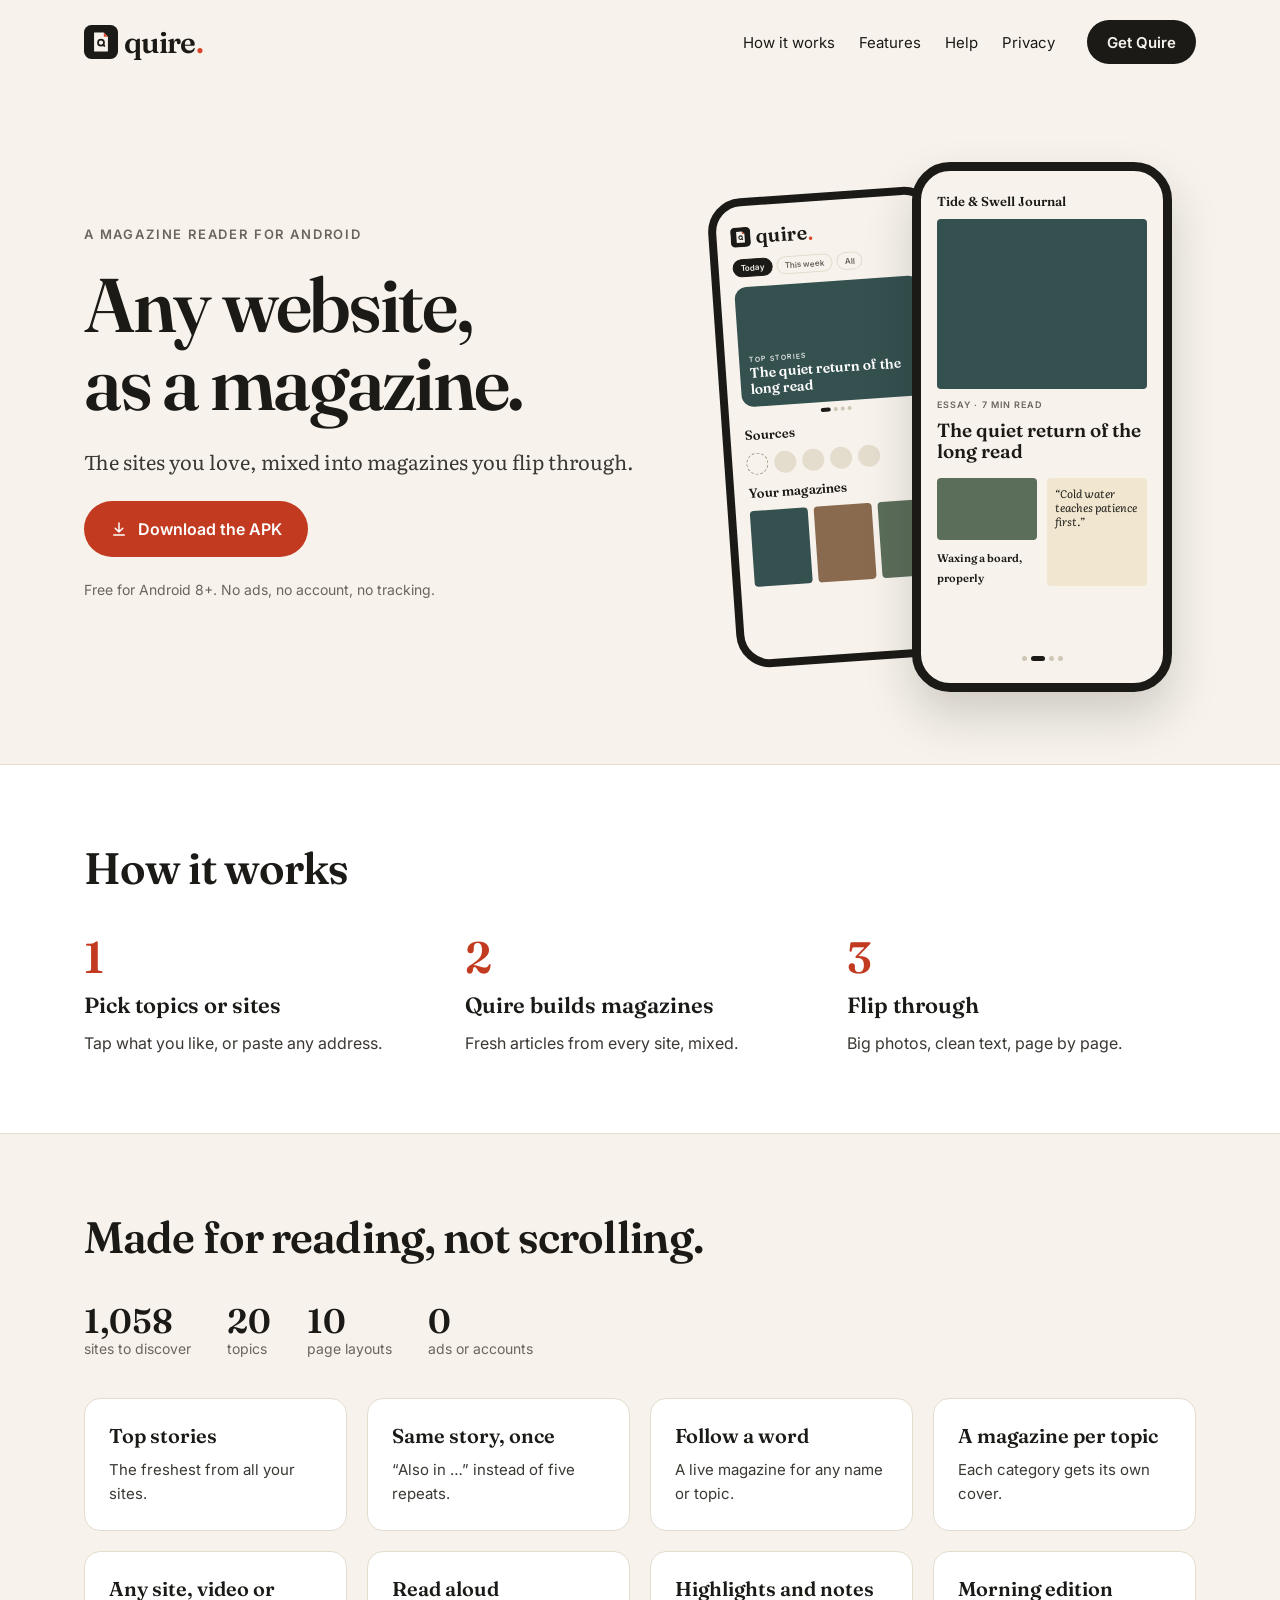
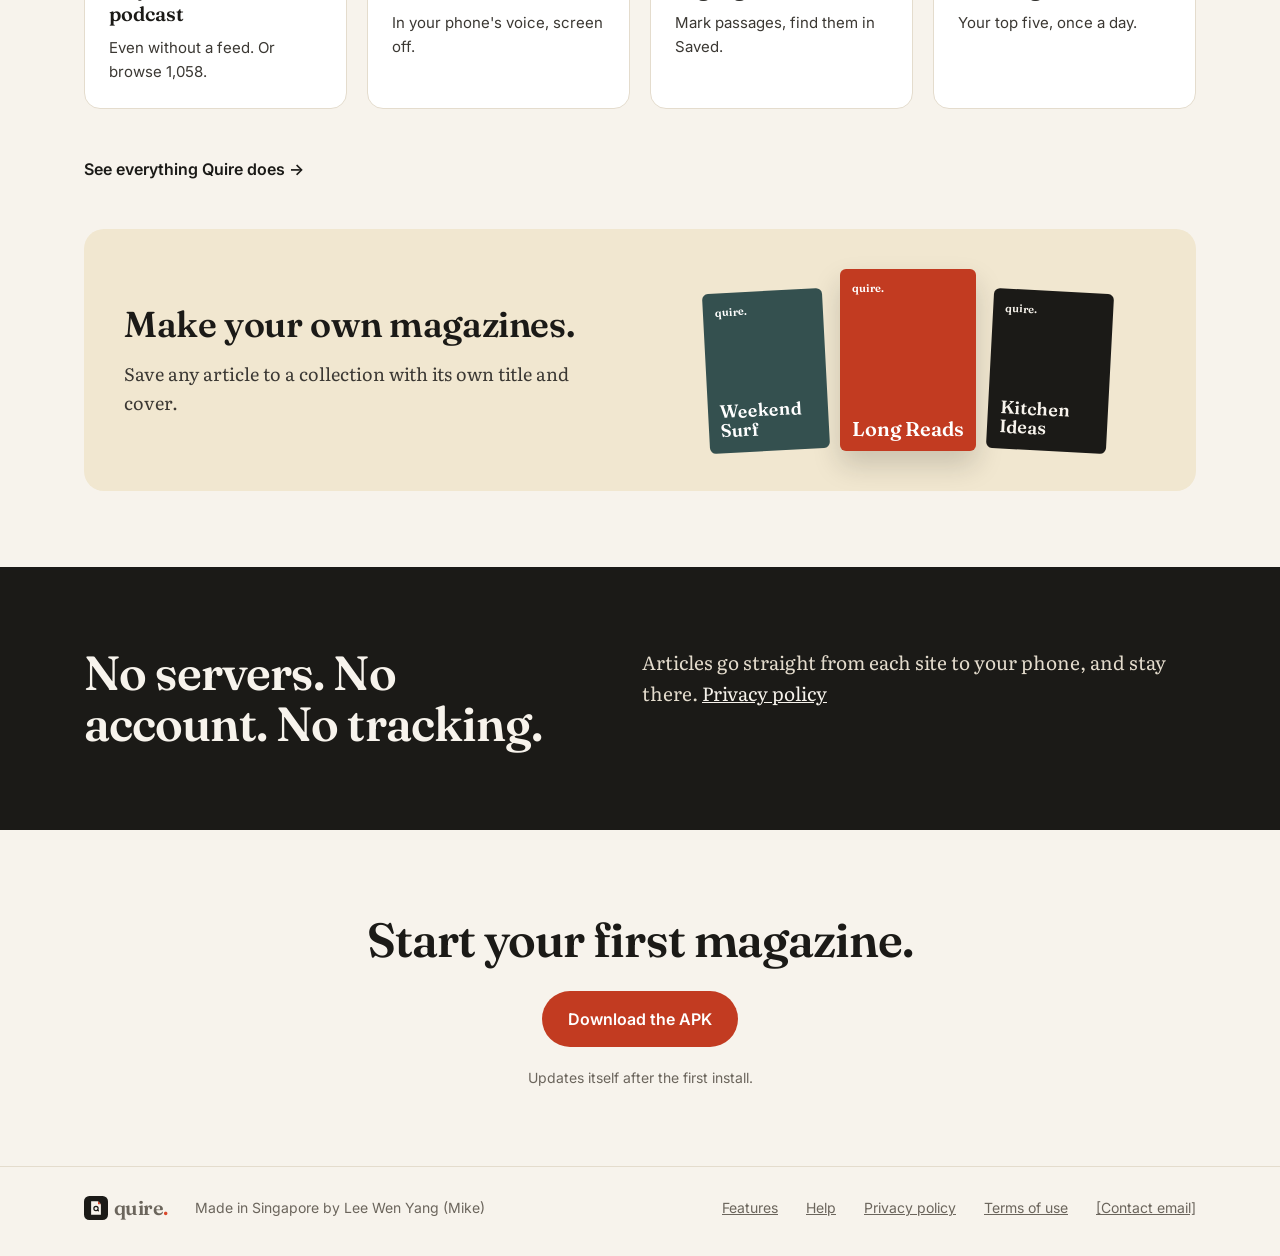
<file: index.html>
<!doctype html>
<html lang="en">
<head>
<meta charset="utf-8">
<meta name="viewport" content="width=device-width, initial-scale=1">
<title>Quire — any website, as a magazine</title>
<meta name="description" content="Quire turns the sites you love into personal magazines you flip through. Top stories, a magazine for every topic, and 1,058 hand-checked sites to start from. Free for Android. No ads, no account, no tracking.">
<meta property="og:title" content="Quire — any website, as a magazine">
<meta property="og:description" content="Pick the topics you like or paste any site. Quire mixes the newest articles into magazines you flip through.">
<meta name="theme-color" content="#F7F3EC">
<link rel="icon" href="favicon.svg" type="image/svg+xml">
<link rel="preconnect" href="https://fonts.googleapis.com">
<link rel="preconnect" href="https://fonts.gstatic.com" crossorigin>
<link rel="stylesheet" href="https://fonts.googleapis.com/css2?family=Fraunces:opsz,wght@9..144,600&family=Literata:ital,opsz,wght@0,7..72,400;1,7..72,400&family=Inter:wght@400;500;600&display=swap">
<link rel="stylesheet" href="style.css">
</head>
<body>

<header class="wrap top">
  <a class="logo" href="./"><svg aria-hidden="true" width="34" height="34" viewBox="0 0 108 108"><rect width="108" height="108" rx="24" fill="#1B1A17"/><path d="M32 24 H63 L76 37 V84 H32 Z" fill="#F7F3EC"/><path d="M63 24 V37 H76 Z" fill="#D9472B"/><circle cx="54" cy="56" r="9.5" fill="none" stroke="#1B1A17" stroke-width="5.5"/><path d="M60.9 62.9 L64.5 66.5" stroke="#1B1A17" stroke-width="6" stroke-linecap="round"/></svg><span>quire<span class="dot">.</span></span></a>
  <nav aria-label="Main">
    <a href="./#how">How it works</a>
    <a href="features.html">Features</a>
    <a href="help.html">Help</a>
    <a href="privacy.html">Privacy</a>
  </nav>
  <a class="btn btn-sm btn-ink get" href="./#get">Get Quire</a>
  <button class="menu-btn" type="button" aria-label="Menu" aria-expanded="false" aria-controls="drawer"><svg aria-hidden="true" width="24" height="24" viewBox="0 0 24 24" fill="none" stroke="currentColor" stroke-width="2" stroke-linecap="round"><path d="M4 7h16M4 12h16M4 17h16"/></svg></button>
</header>
<div class="scrim"></div>
<aside class="drawer" id="drawer" aria-label="Menu">
  <div class="drawer-head">
    <a class="logo" href="./"><svg aria-hidden="true" width="28" height="28" viewBox="0 0 108 108"><rect width="108" height="108" rx="24" fill="#1B1A17"/><path d="M32 24 H63 L76 37 V84 H32 Z" fill="#F7F3EC"/><path d="M63 24 V37 H76 Z" fill="#D9472B"/><circle cx="54" cy="56" r="9.5" fill="none" stroke="#1B1A17" stroke-width="5.5"/><path d="M60.9 62.9 L64.5 66.5" stroke="#1B1A17" stroke-width="6" stroke-linecap="round"/></svg><span>quire<span class="dot">.</span></span></a>
    <button type="button" aria-label="Close menu"><svg aria-hidden="true" width="24" height="24" viewBox="0 0 24 24" fill="none" stroke="currentColor" stroke-width="2" stroke-linecap="round"><path d="M6 6l12 12M18 6L6 18"/></svg></button>
  </div>
  <nav aria-label="Menu">
    <a href="./#how">How it works</a>
    <a href="features.html">Features</a>
    <a href="help.html">Help</a>
    <a href="privacy.html">Privacy</a>
  </nav>
  <a class="btn btn-accent" href="https://github.com/aadvark/Quire-site/releases/latest/download/quire.apk">Download the APK</a>
  <span class="small">Free for Android 8+</span>
</aside>
<div class="scrim"></div>
<aside class="drawer" id="drawer" aria-label="Menu">
  <div class="drawer-head">
    <a class="logo" href="./"><svg aria-hidden="true" width="28" height="28" viewBox="0 0 108 108"><rect width="108" height="108" rx="24" fill="#1B1A17"/><path d="M32 24 H63 L76 37 V84 H32 Z" fill="#F7F3EC"/><path d="M63 24 V37 H76 Z" fill="#D9472B"/><circle cx="54" cy="56" r="9.5" fill="none" stroke="#1B1A17" stroke-width="5.5"/><path d="M60.9 62.9 L64.5 66.5" stroke="#1B1A17" stroke-width="6" stroke-linecap="round"/></svg><span>quire<span class="dot">.</span></span></a>
    <button type="button" aria-label="Close menu"><svg aria-hidden="true" width="24" height="24" viewBox="0 0 24 24" fill="none" stroke="currentColor" stroke-width="2" stroke-linecap="round"><path d="M6 6l12 12M18 6L6 18"/></svg></button>
  </div>
  <nav aria-label="Menu">
    <a href="./#how">How it works</a>
    <a href="features.html">Features</a>
    <a href="help.html">Help</a>
    <a href="privacy.html">Privacy</a>
  </nav>
  <a class="btn btn-accent" href="https://github.com/aadvark/Quire-site/releases/latest/download/quire.apk">Download the APK</a>
  <span class="small">Free for Android 8+</span>
</aside>
<div class="scrim"></div>
<aside class="drawer" id="drawer" aria-label="Menu">
  <div class="drawer-head">
    <a class="logo" href="./"><svg aria-hidden="true" width="28" height="28" viewBox="0 0 108 108"><rect width="108" height="108" rx="24" fill="#1B1A17"/><path d="M32 24 H63 L76 37 V84 H32 Z" fill="#F7F3EC"/><path d="M63 24 V37 H76 Z" fill="#D9472B"/><circle cx="54" cy="56" r="9.5" fill="none" stroke="#1B1A17" stroke-width="5.5"/><path d="M60.9 62.9 L64.5 66.5" stroke="#1B1A17" stroke-width="6" stroke-linecap="round"/></svg><span>quire<span class="dot">.</span></span></a>
    <button type="button" aria-label="Close menu"><svg aria-hidden="true" width="24" height="24" viewBox="0 0 24 24" fill="none" stroke="currentColor" stroke-width="2" stroke-linecap="round"><path d="M6 6l12 12M18 6L6 18"/></svg></button>
  </div>
  <nav aria-label="Menu">
    <a href="./#how">How it works</a>
    <a href="features.html">Features</a>
    <a href="help.html">Help</a>
    <a href="privacy.html">Privacy</a>
  </nav>
  <a class="btn btn-accent" href="https://github.com/aadvark/Quire-site/releases/latest/download/quire.apk">Download the APK</a>
  <span class="small">Free for Android 8+</span>
</aside>

<main>
  <section class="wrap hero">
    <div class="hero-text">
      <span class="kicker">A MAGAZINE READER FOR ANDROID</span>
      <h1>Any website,<br>as a magazine.</h1>
      <p class="lede">The sites you love, mixed into magazines you flip through.</p>
      <div class="btns" id="get">
        <a class="btn btn-accent" href="https://github.com/aadvark/Quire-site/releases/latest/download/quire.apk">
          <svg aria-hidden="true" width="18" height="18" viewBox="0 0 24 24" fill="none" stroke="currentColor" stroke-width="2" stroke-linecap="round" stroke-linejoin="round"><path d="M12 4v12M7 11l5 5 5-5M5 20h14"/></svg>
          Download the APK
        </a>
      </div>
      <span class="small">Free for Android 8+. No ads, no account, no tracking.</span>
    </div>

    <div class="phones" aria-hidden="true">
      <div class="phone phone-back">
        <span class="p-head"><svg width="20" height="20" viewBox="0 0 108 108"><rect width="108" height="108" rx="24" fill="#1B1A17"/><path d="M32 24 H63 L76 37 V84 H32 Z" fill="#F7F3EC"/><path d="M63 24 V37 H76 Z" fill="#D9472B"/><circle cx="54" cy="56" r="9.5" fill="none" stroke="#1B1A17" stroke-width="5.5"/><path d="M60.9 62.9 L64.5 66.5" stroke="#1B1A17" stroke-width="6" stroke-linecap="round"/></svg><span class="p-logo">quire<span class="dot">.</span></span></span>
        <div class="p-chips"><span class="on">Today</span><span>This week</span><span>All</span></div>
        <div class="p-cover"><span><small>TOP STORIES</small>The quiet return of the long read</span></div>
        <div class="p-cover-dots"><span class="on"></span><span></span><span></span><span></span></div>
        <span class="p-label">Sources</span>
        <div class="p-srcs"><span></span><span></span><span></span><span></span><span></span></div>
        <span class="p-label">Your magazines</span>
        <div class="p-mags">
          <span style="background: var(--teal)"></span>
          <span style="background: var(--clay)"></span>
          <span style="background: var(--moss)"></span>
        </div>
      </div>
      <div class="phone phone-front">
        <span class="p-label">Tide &amp; Swell Journal</span>
        <div class="p-hero"></div>
        <span class="p-kick">ESSAY · 7 MIN READ</span>
        <span class="p-title">The quiet return of the long read</span>
        <div class="p-tiles">
          <div><div class="p-tile-img"></div><span class="p-tile-t">Waxing a board, properly</span></div>
          <div class="p-quote">“Cold water teaches patience first.”</div>
        </div>
        <div class="p-dots"><span></span><span class="on"></span><span></span><span></span></div>
      </div>
    </div>
  </section>

  <section class="band" id="how">
    <div class="wrap section">
      <h2>How it works</h2>
      <div class="steps">
        <div class="step"><span class="n">1</span><h3>Pick topics or sites</h3><p>Tap what you like, or paste any address.</p></div>
        <div class="step"><span class="n">2</span><h3>Quire builds magazines</h3><p>Fresh articles from every site, mixed.</p></div>
        <div class="step"><span class="n">3</span><h3>Flip through</h3><p>Big photos, clean text, page by page.</p></div>
      </div>
    </div>
  </section>

  <section class="wrap section" id="features">
    <h2>Made for reading, not scrolling.</h2>
    <div class="stats">
      <div class="stat"><b>1,058</b><span>sites to discover</span></div>
      <div class="stat"><b>20</b><span>topics</span></div>
      <div class="stat"><b>10</b><span>page layouts</span></div>
      <div class="stat"><b>0</b><span>ads or accounts</span></div>
    </div>

    <div class="grid">
      <div class="card"><h3>Top stories</h3><p>The freshest from all your sites.</p></div>
      <div class="card"><h3>Same story, once</h3><p>“Also in …” instead of five repeats.</p></div>
      <div class="card"><h3>Follow a word</h3><p>A live magazine for any name or topic.</p></div>
      <div class="card"><h3>A magazine per topic</h3><p>Each category gets its own cover.</p></div>
      <div class="card"><h3>Any site, video or podcast</h3><p>Even without a feed. Or browse 1,058.</p></div>
      <div class="card"><h3>Read aloud</h3><p>In your phone's voice, screen off.</p></div>
      <div class="card"><h3>Highlights and notes</h3><p>Mark passages, find them in Saved.</p></div>
      <div class="card"><h3>Morning edition</h3><p>Your top five, once a day.</p></div>
    </div>
    <a class="more" href="features.html">See everything Quire does</a>

    <div class="mags">
      <div class="mags-text">
        <h3>Make your own magazines.</h3>
        <p>Save any article to a collection with its own title and cover.</p>
      </div>
      <div class="covers" aria-hidden="true">
        <div class="cover" style="background: var(--teal); transform: rotate(-3deg)"><small>quire.</small><b>Weekend Surf</b></div>
        <div class="cover mid" style="background: var(--accent)"><small>quire.</small><b>Long Reads</b></div>
        <div class="cover" style="background: var(--ink); color: var(--paper); transform: rotate(3deg)"><small>quire.</small><b>Kitchen Ideas</b></div>
      </div>
    </div>
  </section>

  <section class="dark" id="privacy">
    <div class="wrap privacy">
      <h2>No servers. No account. No tracking.</h2>
      <p>Articles go straight from each site to your phone, and stay there. <a href="privacy.html" style="color: var(--paper)">Privacy policy</a></p>
    </div>
  </section>

  <section class="wrap cta">
    <h2>Start your first magazine.</h2>
    <div class="btns">
      <a class="btn btn-accent" href="https://github.com/aadvark/Quire-site/releases/latest/download/quire.apk">Download the APK</a>
    </div>
    <span class="small">Updates itself after the first install.</span>
  </section>
</main>

<footer>
  <div class="wrap foot">
    <span class="logo"><svg aria-hidden="true" width="24" height="24" viewBox="0 0 108 108"><rect width="108" height="108" rx="24" fill="#1B1A17"/><path d="M32 24 H63 L76 37 V84 H32 Z" fill="#F7F3EC"/><path d="M63 24 V37 H76 Z" fill="#D9472B"/><circle cx="54" cy="56" r="9.5" fill="none" stroke="#1B1A17" stroke-width="5.5"/><path d="M60.9 62.9 L64.5 66.5" stroke="#1B1A17" stroke-width="6" stroke-linecap="round"/></svg><span>quire<span class="dot">.</span></span></span>
    <span class="by">Made in Singapore by Lee Wen Yang (Mike)</span>
    <a href="features.html">Features</a>
    <a href="help.html">Help</a>
    <a href="privacy.html">Privacy policy</a>
    <a href="#">Terms of use</a>
    <a href="#">[Contact email]</a>
  </div>
</footer>
<script src="site.js"></script>
<script src="site.js"></script>
<script src="site.js"></script>

</body>
</html>
</file>
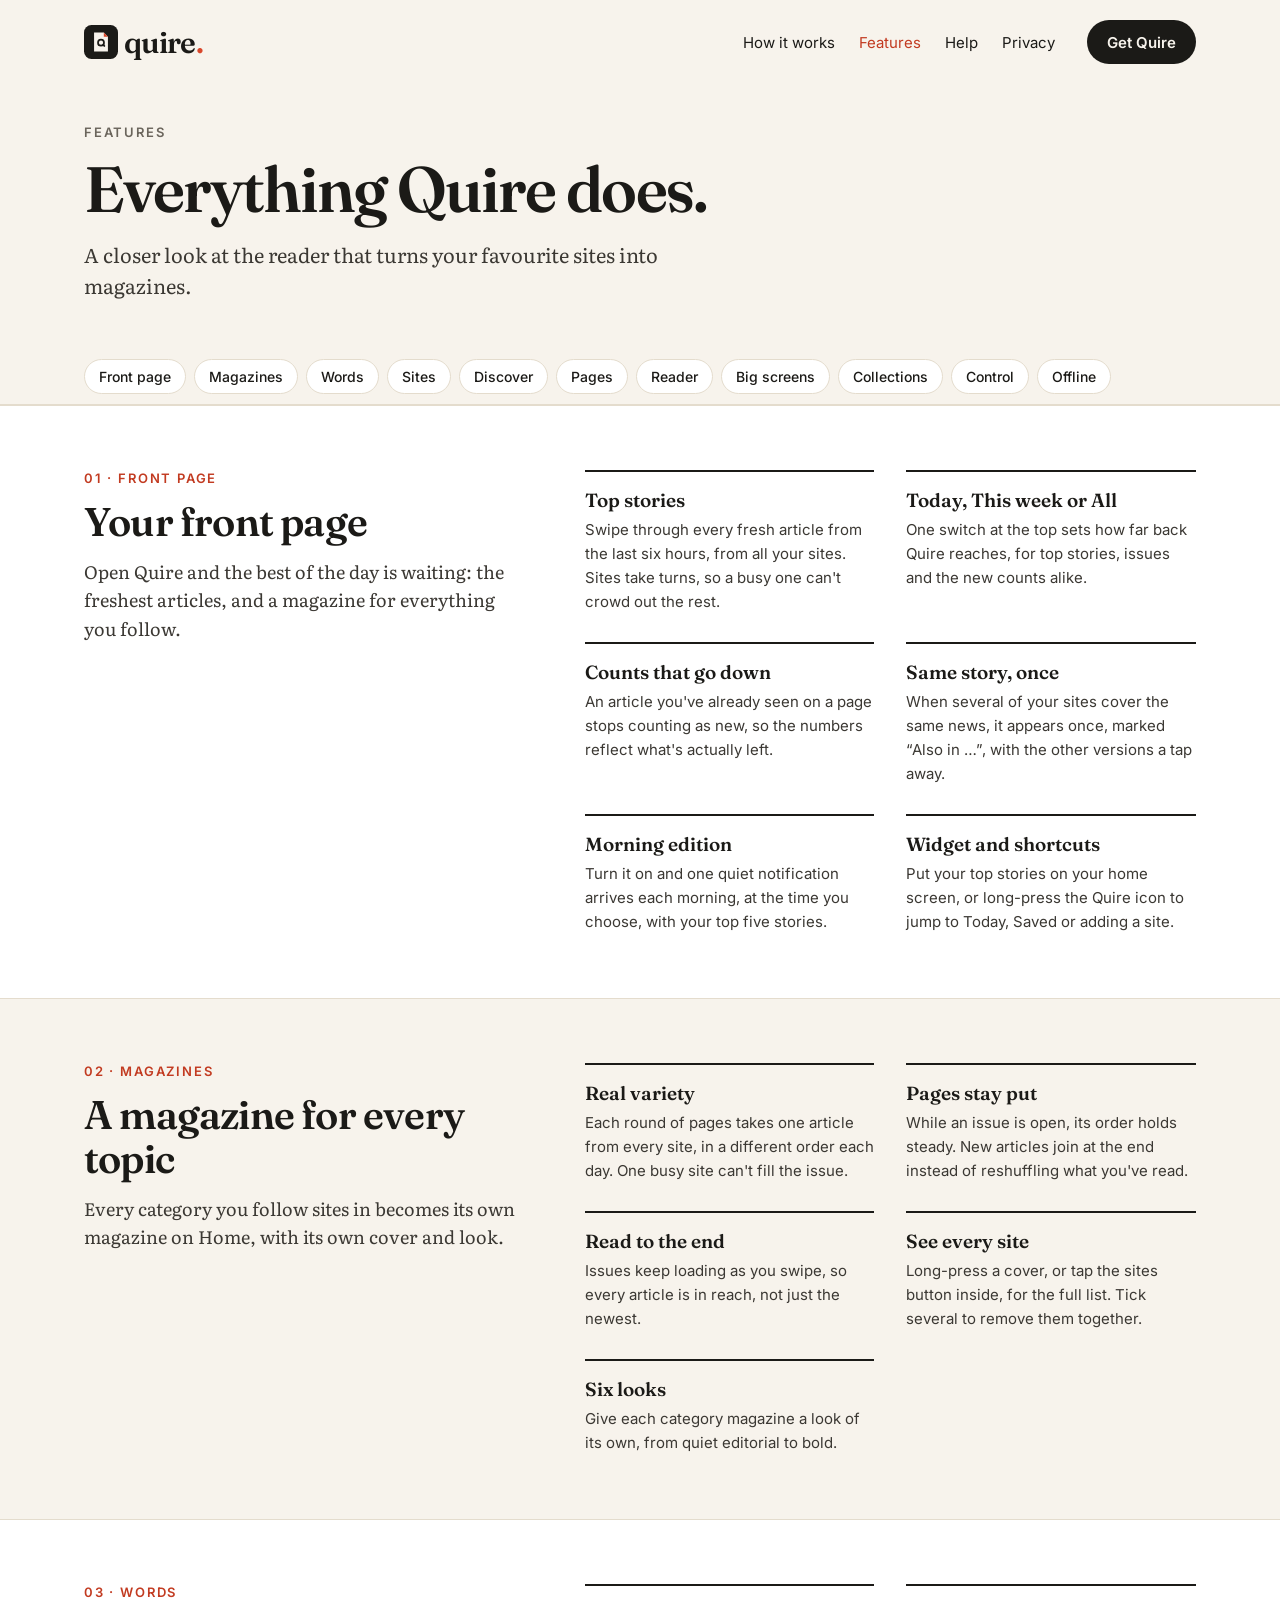
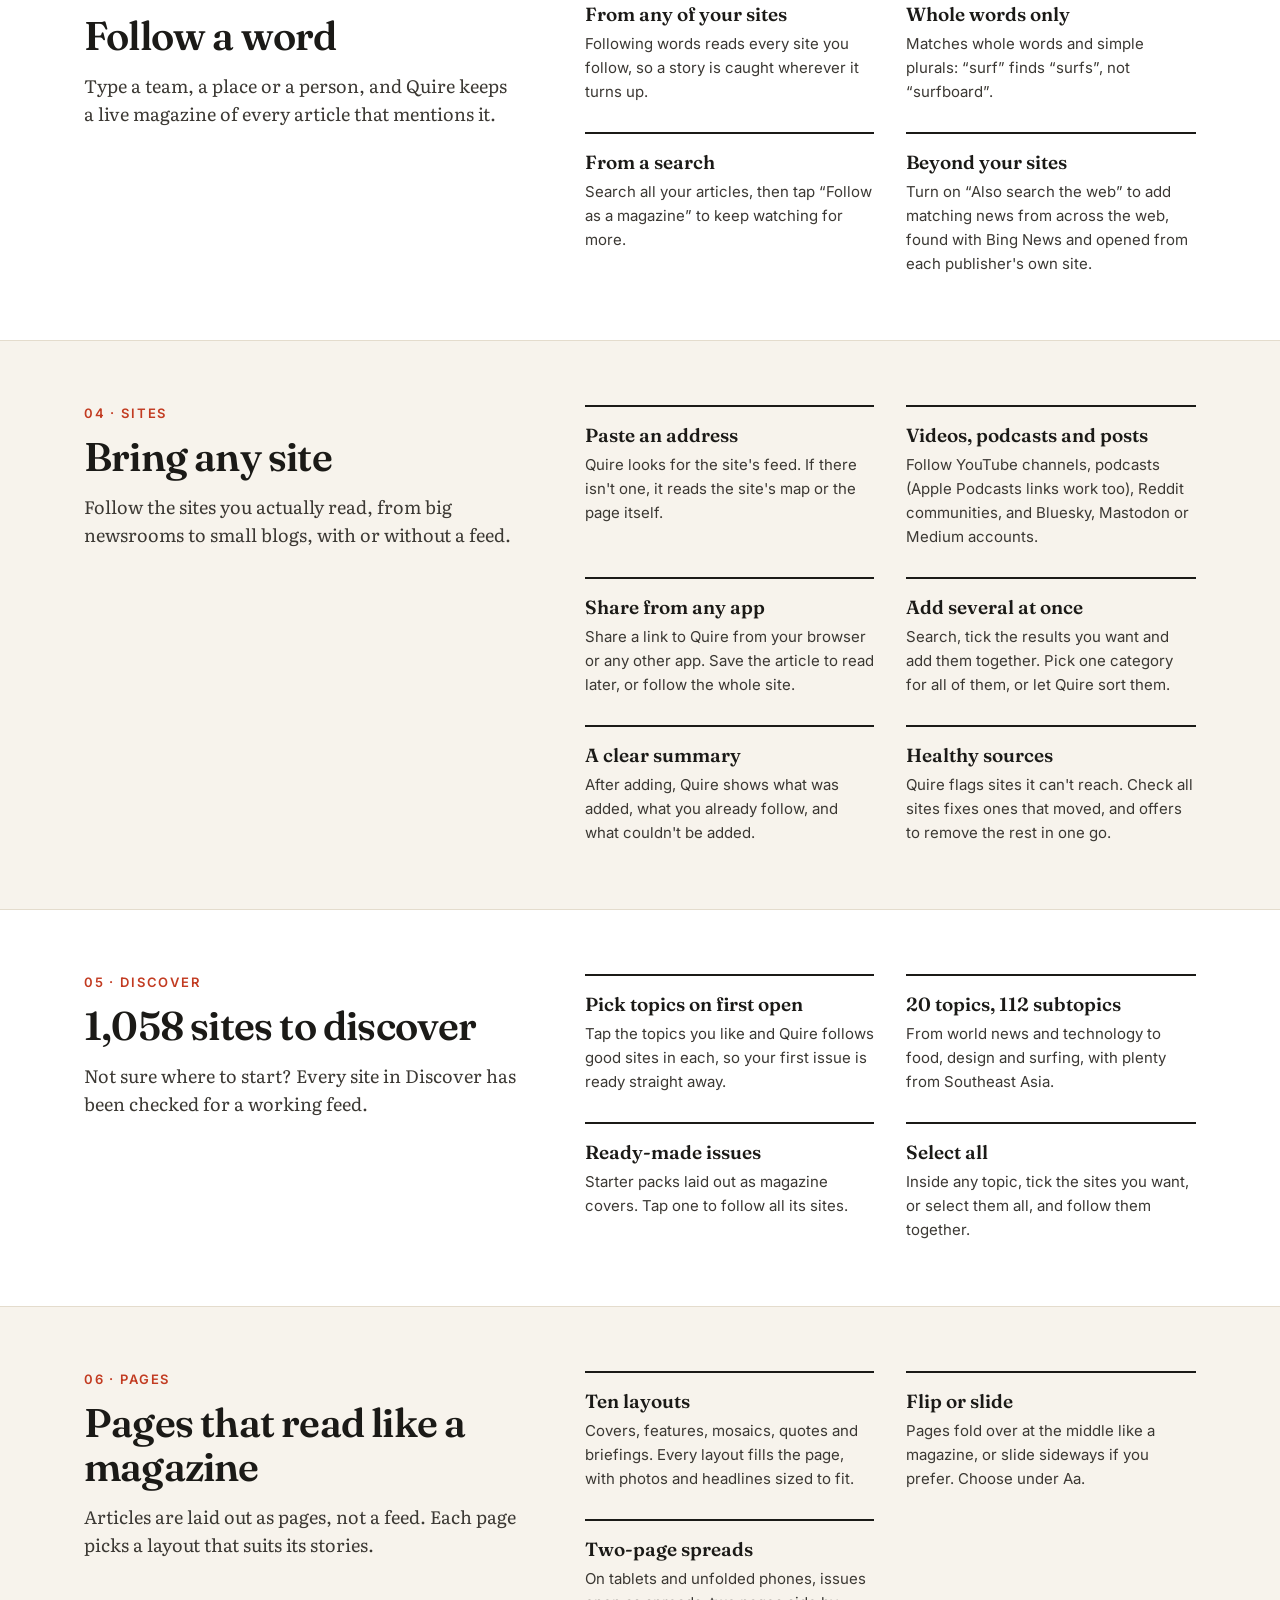
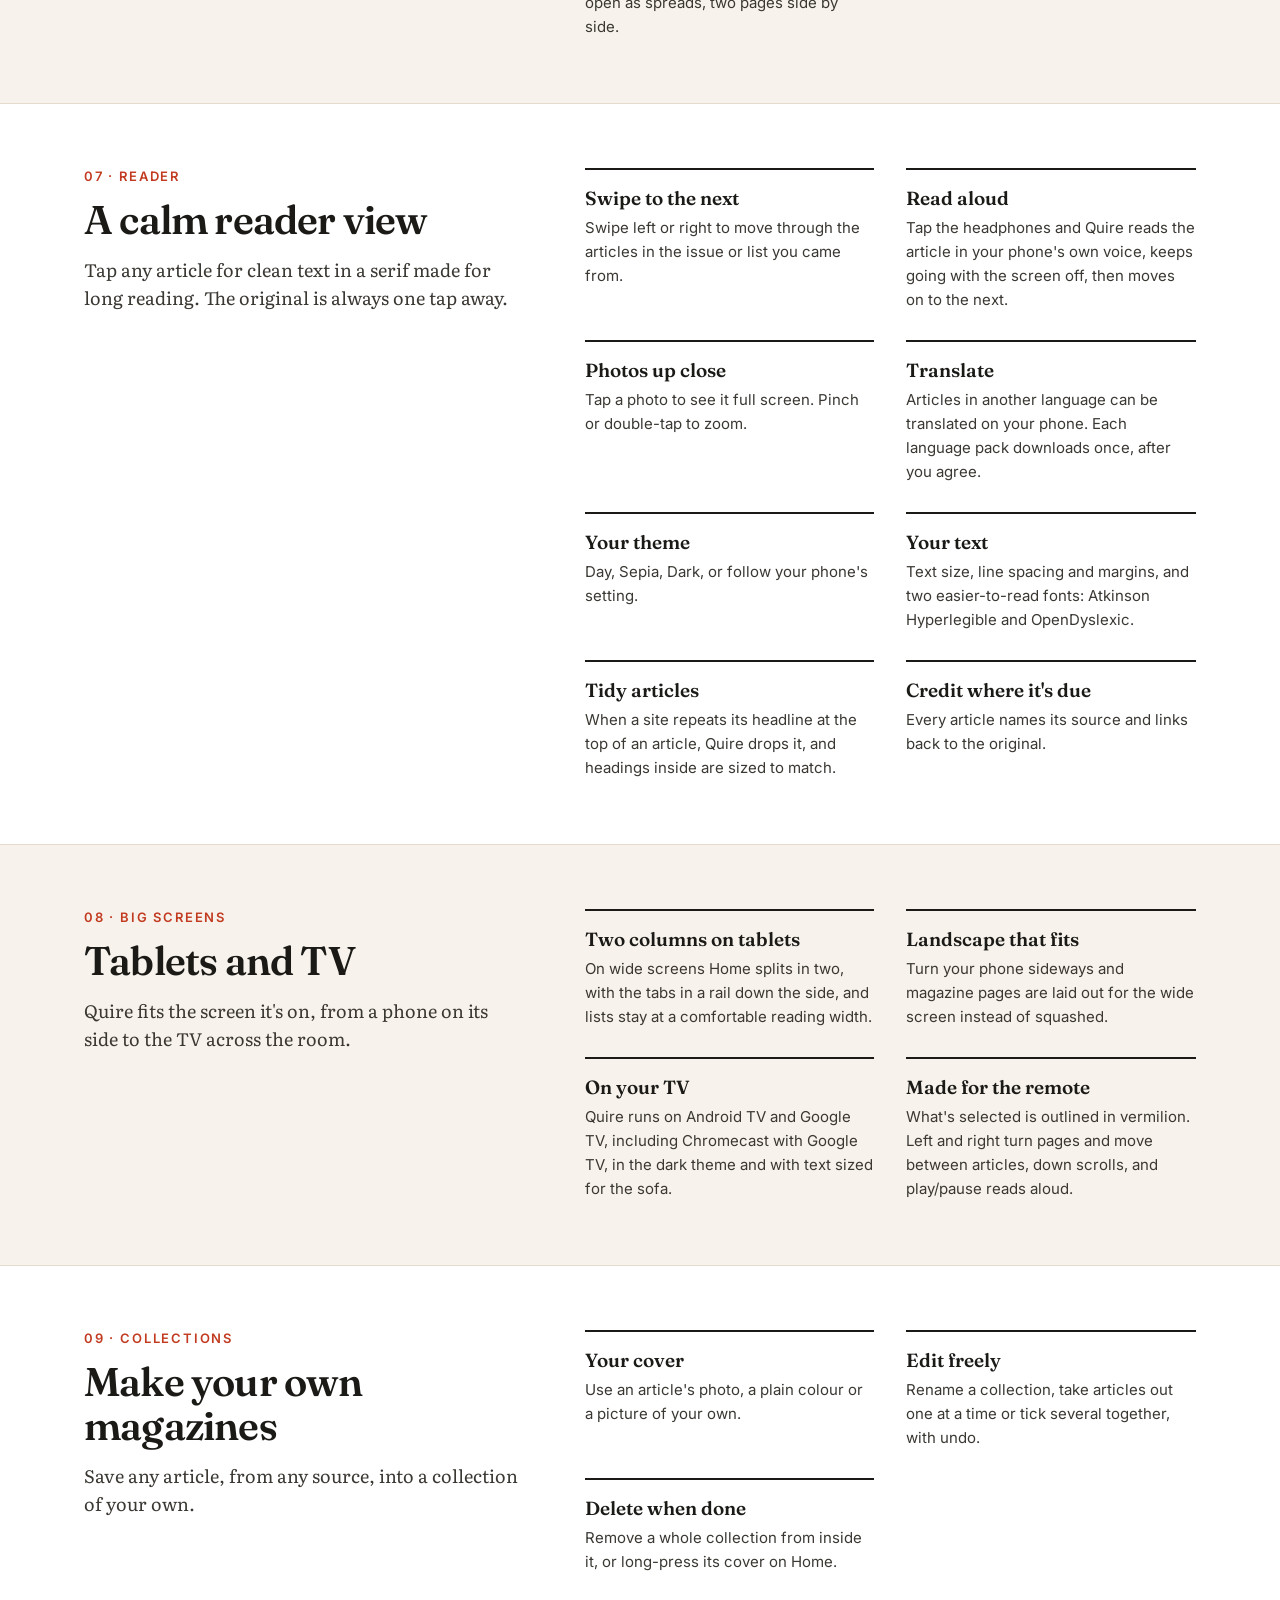
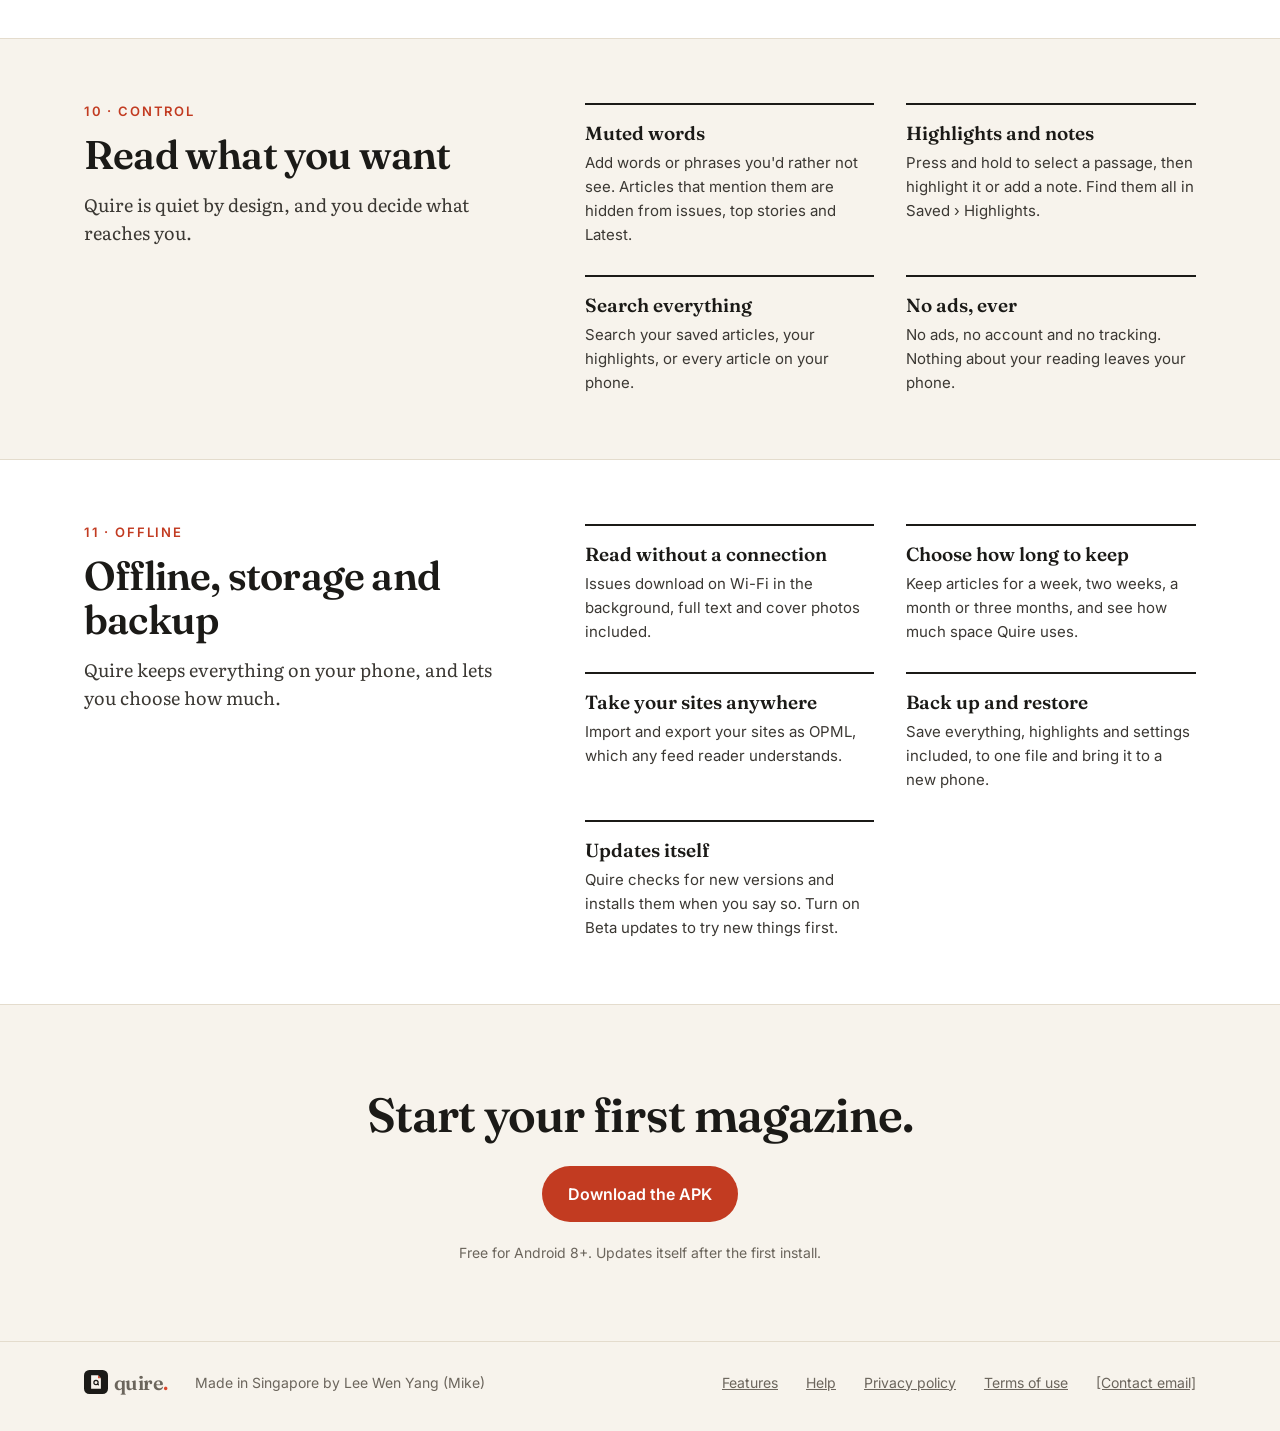
<file: features.html>
<!doctype html>
<html lang="en">
<head>
<meta charset="utf-8">
<meta name="viewport" content="width=device-width, initial-scale=1">
<title>Features — Quire</title>
<meta name="description" content="Everything Quire does: top stories, a magazine for every topic, 1,058 sites to discover, page-flip layouts, a calm reader, offline reading and more.">
<meta name="theme-color" content="#F7F3EC">
<link rel="icon" href="favicon.svg" type="image/svg+xml">
<link rel="preconnect" href="https://fonts.googleapis.com">
<link rel="preconnect" href="https://fonts.gstatic.com" crossorigin>
<link rel="stylesheet" href="https://fonts.googleapis.com/css2?family=Fraunces:opsz,wght@9..144,600&family=Literata:ital,opsz,wght@0,7..72,400;1,7..72,400&family=Inter:wght@400;500;600&display=swap">
<link rel="stylesheet" href="style.css">
</head>
<body>

<header class="wrap top">
  <a class="logo" href="./"><svg aria-hidden="true" width="34" height="34" viewBox="0 0 108 108"><rect width="108" height="108" rx="24" fill="#1B1A17"/><path d="M32 24 H63 L76 37 V84 H32 Z" fill="#F7F3EC"/><path d="M63 24 V37 H76 Z" fill="#D9472B"/><circle cx="54" cy="56" r="9.5" fill="none" stroke="#1B1A17" stroke-width="5.5"/><path d="M60.9 62.9 L64.5 66.5" stroke="#1B1A17" stroke-width="6" stroke-linecap="round"/></svg><span>quire<span class="dot">.</span></span></a>
  <nav aria-label="Main">
    <a href="./#how">How it works</a>
    <a href="features.html" aria-current="page">Features</a>
    <a href="help.html">Help</a>
    <a href="privacy.html">Privacy</a>
  </nav>
  <a class="btn btn-sm btn-ink get" href="./#get">Get Quire</a>
  <button class="menu-btn" type="button" aria-label="Menu" aria-expanded="false" aria-controls="drawer"><svg aria-hidden="true" width="24" height="24" viewBox="0 0 24 24" fill="none" stroke="currentColor" stroke-width="2" stroke-linecap="round"><path d="M4 7h16M4 12h16M4 17h16"/></svg></button>
</header>
<div class="scrim"></div>
<aside class="drawer" id="drawer" aria-label="Menu">
  <div class="drawer-head">
    <a class="logo" href="./"><svg aria-hidden="true" width="28" height="28" viewBox="0 0 108 108"><rect width="108" height="108" rx="24" fill="#1B1A17"/><path d="M32 24 H63 L76 37 V84 H32 Z" fill="#F7F3EC"/><path d="M63 24 V37 H76 Z" fill="#D9472B"/><circle cx="54" cy="56" r="9.5" fill="none" stroke="#1B1A17" stroke-width="5.5"/><path d="M60.9 62.9 L64.5 66.5" stroke="#1B1A17" stroke-width="6" stroke-linecap="round"/></svg><span>quire<span class="dot">.</span></span></a>
    <button type="button" aria-label="Close menu"><svg aria-hidden="true" width="24" height="24" viewBox="0 0 24 24" fill="none" stroke="currentColor" stroke-width="2" stroke-linecap="round"><path d="M6 6l12 12M18 6L6 18"/></svg></button>
  </div>
  <nav aria-label="Menu">
    <a href="./#how">How it works</a>
    <a href="features.html" aria-current="page">Features</a>
    <a href="help.html">Help</a>
    <a href="privacy.html">Privacy</a>
  </nav>
  <a class="btn btn-accent" href="https://github.com/aadvark/Quire-site/releases/latest/download/quire.apk">Download the APK</a>
  <span class="small">Free for Android 8+</span>
</aside>

<main>
  <section class="wrap page-hero">
    <span class="kicker">FEATURES</span>
    <h1>Everything Quire does.</h1>
    <p class="lede">A closer look at the reader that turns your favourite sites into magazines.</p>
  </section>
  <nav class="toc" aria-label="Sections">
    <div class="wrap">
    <a href="#front">Front page</a>
    <a href="#magazines">Magazines</a>
    <a href="#words">Words</a>
    <a href="#sites">Sites</a>
    <a href="#discover">Discover</a>
    <a href="#pages">Pages</a>
    <a href="#reader">Reader</a>
    <a href="#screens">Big screens</a>
    <a href="#collections">Collections</a>
    <a href="#control">Control</a>
    <a href="#offline">Offline</a>
    </div>
  </nav>
  <section class="band">
    <div class="wrap feat" id="front">
      <div class="feat-intro">
        <span class="kicker">01 · FRONT PAGE</span>
        <h2>Your front page</h2>
        <p>Open Quire and the best of the day is waiting: the freshest articles, and a magazine for everything you follow.</p>
      </div>
      <div class="points">
        <div class="point"><h3>Top stories</h3><p>Swipe through every fresh article from the last six hours, from all your sites. Sites take turns, so a busy one can't crowd out the rest.</p></div>
        <div class="point"><h3>Today, This week or All</h3><p>One switch at the top sets how far back Quire reaches, for top stories, issues and the new counts alike.</p></div>
        <div class="point"><h3>Counts that go down</h3><p>An article you've already seen on a page stops counting as new, so the numbers reflect what's actually left.</p></div>
        <div class="point"><h3>Same story, once</h3><p>When several of your sites cover the same news, it appears once, marked “Also in …”, with the other versions a tap away.</p></div>
        <div class="point"><h3>Morning edition</h3><p>Turn it on and one quiet notification arrives each morning, at the time you choose, with your top five stories.</p></div>
        <div class="point"><h3>Widget and shortcuts</h3><p>Put your top stories on your home screen, or long-press the Quire icon to jump to Today, Saved or adding a site.</p></div>
      </div>
    </div>
  </section>
  <section>
    <div class="wrap feat" id="magazines">
      <div class="feat-intro">
        <span class="kicker">02 · MAGAZINES</span>
        <h2>A magazine for every topic</h2>
        <p>Every category you follow sites in becomes its own magazine on Home, with its own cover and look.</p>
      </div>
      <div class="points">
        <div class="point"><h3>Real variety</h3><p>Each round of pages takes one article from every site, in a different order each day. One busy site can't fill the issue.</p></div>
        <div class="point"><h3>Pages stay put</h3><p>While an issue is open, its order holds steady. New articles join at the end instead of reshuffling what you've read.</p></div>
        <div class="point"><h3>Read to the end</h3><p>Issues keep loading as you swipe, so every article is in reach, not just the newest.</p></div>
        <div class="point"><h3>See every site</h3><p>Long-press a cover, or tap the sites button inside, for the full list. Tick several to remove them together.</p></div>
        <div class="point"><h3>Six looks</h3><p>Give each category magazine a look of its own, from quiet editorial to bold.</p></div>
      </div>
    </div>
  </section>
  <section class="band">
    <div class="wrap feat" id="words">
      <div class="feat-intro">
        <span class="kicker">03 · WORDS</span>
        <h2>Follow a word</h2>
        <p>Type a team, a place or a person, and Quire keeps a live magazine of every article that mentions it.</p>
      </div>
      <div class="points">
        <div class="point"><h3>From any of your sites</h3><p>Following words reads every site you follow, so a story is caught wherever it turns up.</p></div>
        <div class="point"><h3>Whole words only</h3><p>Matches whole words and simple plurals: “surf” finds “surfs”, not “surfboard”.</p></div>
        <div class="point"><h3>From a search</h3><p>Search all your articles, then tap “Follow as a magazine” to keep watching for more.</p></div>
        <div class="point"><h3>Beyond your sites</h3><p>Turn on “Also search the web” to add matching news from across the web, found with Bing News and opened from each publisher's own site.</p></div>
      </div>
    </div>
  </section>
  <section>
    <div class="wrap feat" id="sites">
      <div class="feat-intro">
        <span class="kicker">04 · SITES</span>
        <h2>Bring any site</h2>
        <p>Follow the sites you actually read, from big newsrooms to small blogs, with or without a feed.</p>
      </div>
      <div class="points">
        <div class="point"><h3>Paste an address</h3><p>Quire looks for the site's feed. If there isn't one, it reads the site's map or the page itself.</p></div>
        <div class="point"><h3>Videos, podcasts and posts</h3><p>Follow YouTube channels, podcasts (Apple Podcasts links work too), Reddit communities, and Bluesky, Mastodon or Medium accounts.</p></div>
        <div class="point"><h3>Share from any app</h3><p>Share a link to Quire from your browser or any other app. Save the article to read later, or follow the whole site.</p></div>
        <div class="point"><h3>Add several at once</h3><p>Search, tick the results you want and add them together. Pick one category for all of them, or let Quire sort them.</p></div>
        <div class="point"><h3>A clear summary</h3><p>After adding, Quire shows what was added, what you already follow, and what couldn't be added.</p></div>
        <div class="point"><h3>Healthy sources</h3><p>Quire flags sites it can't reach. Check all sites fixes ones that moved, and offers to remove the rest in one go.</p></div>
      </div>
    </div>
  </section>
  <section class="band">
    <div class="wrap feat" id="discover">
      <div class="feat-intro">
        <span class="kicker">05 · DISCOVER</span>
        <h2>1,058 sites to discover</h2>
        <p>Not sure where to start? Every site in Discover has been checked for a working feed.</p>
      </div>
      <div class="points">
        <div class="point"><h3>Pick topics on first open</h3><p>Tap the topics you like and Quire follows good sites in each, so your first issue is ready straight away.</p></div>
        <div class="point"><h3>20 topics, 112 subtopics</h3><p>From world news and technology to food, design and surfing, with plenty from Southeast Asia.</p></div>
        <div class="point"><h3>Ready-made issues</h3><p>Starter packs laid out as magazine covers. Tap one to follow all its sites.</p></div>
        <div class="point"><h3>Select all</h3><p>Inside any topic, tick the sites you want, or select them all, and follow them together.</p></div>
      </div>
    </div>
  </section>
  <section>
    <div class="wrap feat" id="pages">
      <div class="feat-intro">
        <span class="kicker">06 · PAGES</span>
        <h2>Pages that read like a magazine</h2>
        <p>Articles are laid out as pages, not a feed. Each page picks a layout that suits its stories.</p>
      </div>
      <div class="points">
        <div class="point"><h3>Ten layouts</h3><p>Covers, features, mosaics, quotes and briefings. Every layout fills the page, with photos and headlines sized to fit.</p></div>
        <div class="point"><h3>Flip or slide</h3><p>Pages fold over at the middle like a magazine, or slide sideways if you prefer. Choose under Aa.</p></div>
        <div class="point"><h3>Two-page spreads</h3><p>On tablets and unfolded phones, issues open as spreads, two pages side by side.</p></div>
      </div>
    </div>
  </section>
  <section class="band">
    <div class="wrap feat" id="reader">
      <div class="feat-intro">
        <span class="kicker">07 · READER</span>
        <h2>A calm reader view</h2>
        <p>Tap any article for clean text in a serif made for long reading. The original is always one tap away.</p>
      </div>
      <div class="points">
        <div class="point"><h3>Swipe to the next</h3><p>Swipe left or right to move through the articles in the issue or list you came from.</p></div>
        <div class="point"><h3>Read aloud</h3><p>Tap the headphones and Quire reads the article in your phone's own voice, keeps going with the screen off, then moves on to the next.</p></div>
        <div class="point"><h3>Photos up close</h3><p>Tap a photo to see it full screen. Pinch or double-tap to zoom.</p></div>
        <div class="point"><h3>Translate</h3><p>Articles in another language can be translated on your phone. Each language pack downloads once, after you agree.</p></div>
        <div class="point"><h3>Your theme</h3><p>Day, Sepia, Dark, or follow your phone's setting.</p></div>
        <div class="point"><h3>Your text</h3><p>Text size, line spacing and margins, and two easier-to-read fonts: Atkinson Hyperlegible and OpenDyslexic.</p></div>
        <div class="point"><h3>Tidy articles</h3><p>When a site repeats its headline at the top of an article, Quire drops it, and headings inside are sized to match.</p></div>
        <div class="point"><h3>Credit where it's due</h3><p>Every article names its source and links back to the original.</p></div>
      </div>
    </div>
  </section>
  <section>
    <div class="wrap feat" id="screens">
      <div class="feat-intro">
        <span class="kicker">08 · BIG SCREENS</span>
        <h2>Tablets and TV</h2>
        <p>Quire fits the screen it's on, from a phone on its side to the TV across the room.</p>
      </div>
      <div class="points">
        <div class="point"><h3>Two columns on tablets</h3><p>On wide screens Home splits in two, with the tabs in a rail down the side, and lists stay at a comfortable reading width.</p></div>
        <div class="point"><h3>Landscape that fits</h3><p>Turn your phone sideways and magazine pages are laid out for the wide screen instead of squashed.</p></div>
        <div class="point"><h3>On your TV</h3><p>Quire runs on Android TV and Google TV, including Chromecast with Google TV, in the dark theme and with text sized for the sofa.</p></div>
        <div class="point"><h3>Made for the remote</h3><p>What's selected is outlined in vermilion. Left and right turn pages and move between articles, down scrolls, and play/pause reads aloud.</p></div>
      </div>
    </div>
  </section>
  <section class="band">
    <div class="wrap feat" id="collections">
      <div class="feat-intro">
        <span class="kicker">09 · COLLECTIONS</span>
        <h2>Make your own magazines</h2>
        <p>Save any article, from any source, into a collection of your own.</p>
      </div>
      <div class="points">
        <div class="point"><h3>Your cover</h3><p>Use an article's photo, a plain colour or a picture of your own.</p></div>
        <div class="point"><h3>Edit freely</h3><p>Rename a collection, take articles out one at a time or tick several together, with undo.</p></div>
        <div class="point"><h3>Delete when done</h3><p>Remove a whole collection from inside it, or long-press its cover on Home.</p></div>
      </div>
    </div>
  </section>
  <section>
    <div class="wrap feat" id="control">
      <div class="feat-intro">
        <span class="kicker">10 · CONTROL</span>
        <h2>Read what you want</h2>
        <p>Quire is quiet by design, and you decide what reaches you.</p>
      </div>
      <div class="points">
        <div class="point"><h3>Muted words</h3><p>Add words or phrases you'd rather not see. Articles that mention them are hidden from issues, top stories and Latest.</p></div>
        <div class="point"><h3>Highlights and notes</h3><p>Press and hold to select a passage, then highlight it or add a note. Find them all in Saved › Highlights.</p></div>
        <div class="point"><h3>Search everything</h3><p>Search your saved articles, your highlights, or every article on your phone.</p></div>
        <div class="point"><h3>No ads, ever</h3><p>No ads, no account and no tracking. Nothing about your reading leaves your phone.</p></div>
      </div>
    </div>
  </section>
  <section class="band">
    <div class="wrap feat" id="offline">
      <div class="feat-intro">
        <span class="kicker">11 · OFFLINE</span>
        <h2>Offline, storage and backup</h2>
        <p>Quire keeps everything on your phone, and lets you choose how much.</p>
      </div>
      <div class="points">
        <div class="point"><h3>Read without a connection</h3><p>Issues download on Wi-Fi in the background, full text and cover photos included.</p></div>
        <div class="point"><h3>Choose how long to keep</h3><p>Keep articles for a week, two weeks, a month or three months, and see how much space Quire uses.</p></div>
        <div class="point"><h3>Take your sites anywhere</h3><p>Import and export your sites as OPML, which any feed reader understands.</p></div>
        <div class="point"><h3>Back up and restore</h3><p>Save everything, highlights and settings included, to one file and bring it to a new phone.</p></div>
        <div class="point"><h3>Updates itself</h3><p>Quire checks for new versions and installs them when you say so. Turn on Beta updates to try new things first.</p></div>
      </div>
    </div>
  </section>
  <section class="wrap cta">
    <h2>Start your first magazine.</h2>
    <div class="btns"><a class="btn btn-accent" href="https://github.com/aadvark/Quire-site/releases/latest/download/quire.apk">Download the APK</a></div>
    <span class="small">Free for Android 8+. Updates itself after the first install.</span>
  </section>
</main>

<footer>
  <div class="wrap foot">
    <span class="logo"><svg aria-hidden="true" width="24" height="24" viewBox="0 0 108 108"><rect width="108" height="108" rx="24" fill="#1B1A17"/><path d="M32 24 H63 L76 37 V84 H32 Z" fill="#F7F3EC"/><path d="M63 24 V37 H76 Z" fill="#D9472B"/><circle cx="54" cy="56" r="9.5" fill="none" stroke="#1B1A17" stroke-width="5.5"/><path d="M60.9 62.9 L64.5 66.5" stroke="#1B1A17" stroke-width="6" stroke-linecap="round"/></svg><span>quire<span class="dot">.</span></span></span>
    <span class="by">Made in Singapore by Lee Wen Yang (Mike)</span>
    <a href="features.html">Features</a>
    <a href="help.html">Help</a>
    <a href="privacy.html">Privacy policy</a>
    <a href="#">Terms of use</a>
    <a href="#">[Contact email]</a>
  </div>
</footer>
<script src="site.js"></script>

</body>
</html>
</file>
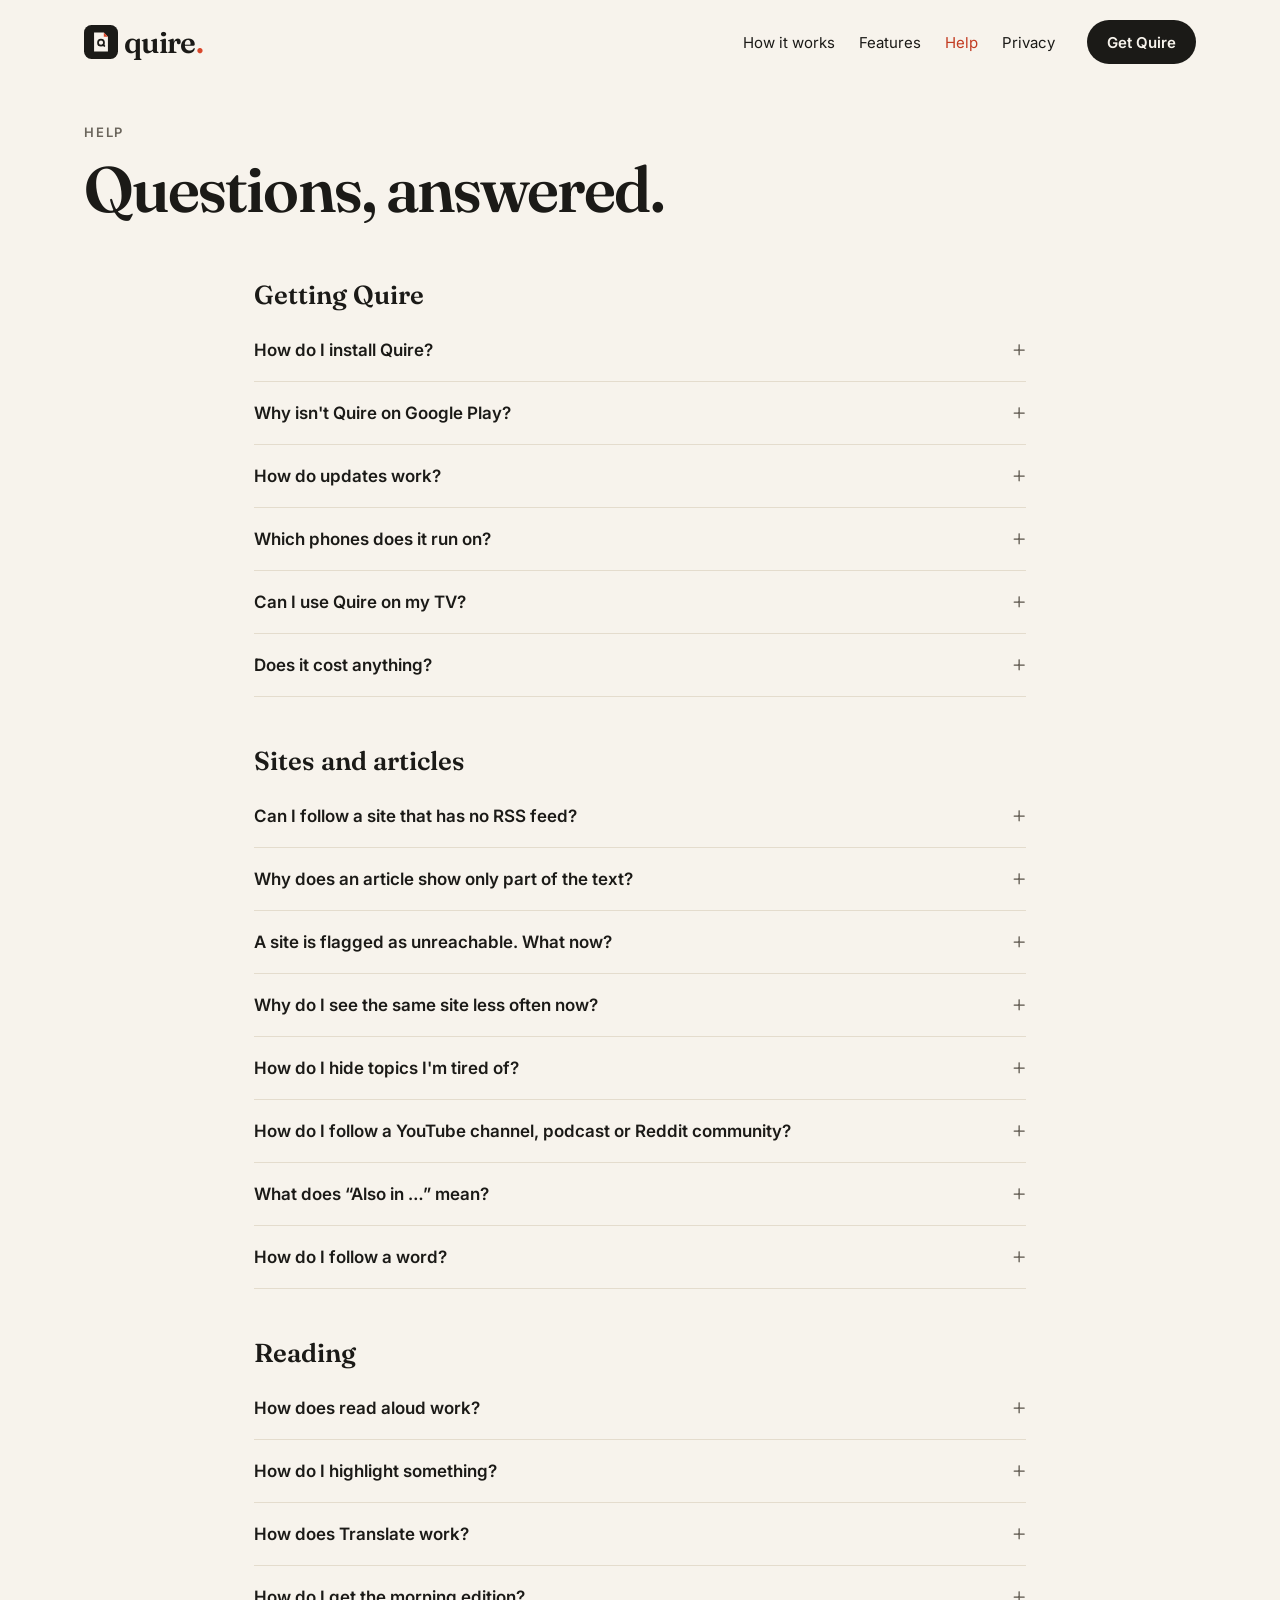
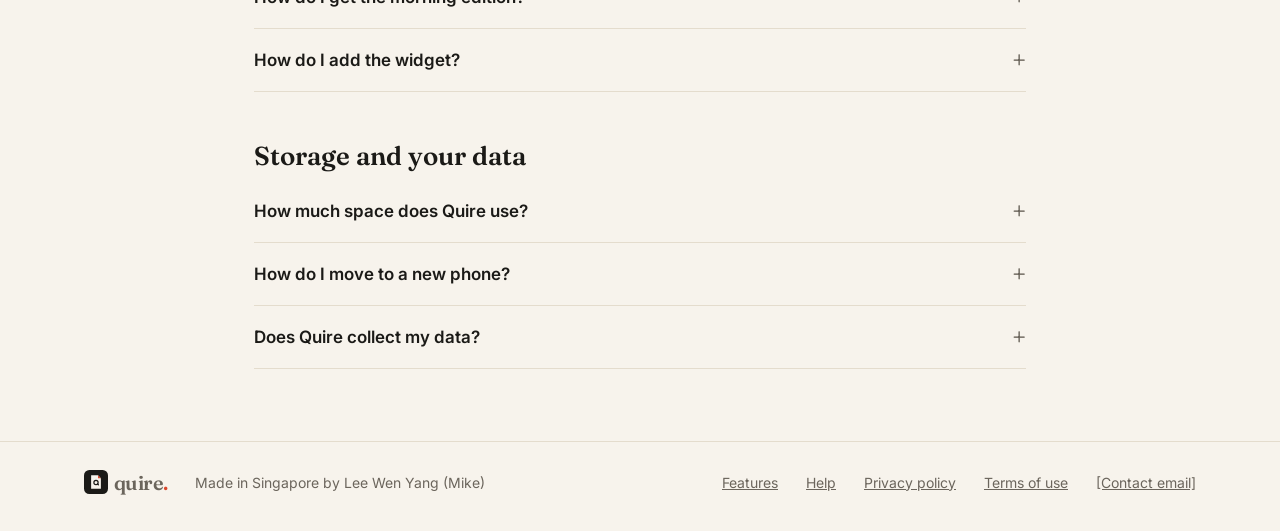
<file: help.html>
<!doctype html>
<html lang="en">
<head>
<meta charset="utf-8">
<meta name="viewport" content="width=device-width, initial-scale=1">
<title>Help — Quire</title>
<meta name="description" content="How to install Quire, how updates work, following sites without a feed, storage, backups and privacy.">
<meta name="theme-color" content="#F7F3EC">
<link rel="icon" href="favicon.svg" type="image/svg+xml">
<link rel="preconnect" href="https://fonts.googleapis.com">
<link rel="preconnect" href="https://fonts.gstatic.com" crossorigin>
<link rel="stylesheet" href="https://fonts.googleapis.com/css2?family=Fraunces:opsz,wght@9..144,600&family=Literata:ital,opsz,wght@0,7..72,400;1,7..72,400&family=Inter:wght@400;500;600&display=swap">
<link rel="stylesheet" href="style.css">
</head>
<body>

<header class="wrap top">
  <a class="logo" href="./"><svg aria-hidden="true" width="34" height="34" viewBox="0 0 108 108"><rect width="108" height="108" rx="24" fill="#1B1A17"/><path d="M32 24 H63 L76 37 V84 H32 Z" fill="#F7F3EC"/><path d="M63 24 V37 H76 Z" fill="#D9472B"/><circle cx="54" cy="56" r="9.5" fill="none" stroke="#1B1A17" stroke-width="5.5"/><path d="M60.9 62.9 L64.5 66.5" stroke="#1B1A17" stroke-width="6" stroke-linecap="round"/></svg><span>quire<span class="dot">.</span></span></a>
  <nav aria-label="Main">
    <a href="./#how">How it works</a>
    <a href="features.html">Features</a>
    <a href="help.html" aria-current="page">Help</a>
    <a href="privacy.html">Privacy</a>
  </nav>
  <a class="btn btn-sm btn-ink get" href="./#get">Get Quire</a>
  <button class="menu-btn" type="button" aria-label="Menu" aria-expanded="false" aria-controls="drawer"><svg aria-hidden="true" width="24" height="24" viewBox="0 0 24 24" fill="none" stroke="currentColor" stroke-width="2" stroke-linecap="round"><path d="M4 7h16M4 12h16M4 17h16"/></svg></button>
</header>
<div class="scrim"></div>
<aside class="drawer" id="drawer" aria-label="Menu">
  <div class="drawer-head">
    <a class="logo" href="./"><svg aria-hidden="true" width="28" height="28" viewBox="0 0 108 108"><rect width="108" height="108" rx="24" fill="#1B1A17"/><path d="M32 24 H63 L76 37 V84 H32 Z" fill="#F7F3EC"/><path d="M63 24 V37 H76 Z" fill="#D9472B"/><circle cx="54" cy="56" r="9.5" fill="none" stroke="#1B1A17" stroke-width="5.5"/><path d="M60.9 62.9 L64.5 66.5" stroke="#1B1A17" stroke-width="6" stroke-linecap="round"/></svg><span>quire<span class="dot">.</span></span></a>
    <button type="button" aria-label="Close menu"><svg aria-hidden="true" width="24" height="24" viewBox="0 0 24 24" fill="none" stroke="currentColor" stroke-width="2" stroke-linecap="round"><path d="M6 6l12 12M18 6L6 18"/></svg></button>
  </div>
  <nav aria-label="Menu">
    <a href="./#how">How it works</a>
    <a href="features.html">Features</a>
    <a href="help.html" aria-current="page">Help</a>
    <a href="privacy.html">Privacy</a>
  </nav>
  <a class="btn btn-accent" href="https://github.com/aadvark/Quire-site/releases/latest/download/quire.apk">Download the APK</a>
  <span class="small">Free for Android 8+</span>
</aside>

<main>
  <section class="wrap page-hero">
    <span class="kicker">HELP</span>
    <h1>Questions, answered.</h1>
  </section>
  <section class="wrap faq">
    <div class="faq-group">
      <h2>Getting Quire</h2>
      <details><summary>How do I install Quire?</summary><div class="a"><p>Quire is installed from this website rather than an app store.</p><ol><li>On your Android phone, tap <a href="https://github.com/aadvark/Quire-site/releases/latest/download/quire.apk">Download the APK</a>.</li><li>Open the downloaded file. If Android asks, allow your browser to install apps.</li><li>Tap Install, then Open.</li></ol></div></details>
      <details><summary>Why isn't Quire on Google Play?</summary><div class="a"><p>Not yet. Until it is, the APK here is the official version, signed the same way every release.</p></div></details>
      <details><summary>How do updates work?</summary><div class="a"><p>You only install once. Quire checks for new versions itself and asks before installing. You can also check any time in Settings. Turn on Beta updates there to try new features early.</p></div></details>
      <details><summary>Which phones does it run on?</summary><div class="a"><p>Any phone, tablet or Android TV with Android 8.0 or newer. Tablets and unfolded phones show issues as two-page spreads, and Home splits into two columns.</p></div></details>
      <details><summary>Can I use Quire on my TV?</summary><div class="a"><p>Yes, on Android TV and Google TV, including Chromecast with Google TV. Google TV doesn't let you download APKs from the browser, so install it with a downloader app: get Downloader from the TV's app store, allow it to install unknown apps when asked (or under Settings › Apps › Security &amp; restrictions › Unknown sources), and enter the address of the latest APK from the download page. Quire then appears on your TV's home screen.</p><p>With the remote, the selected item is outlined in vermilion and OK opens it. In a magazine, left and right turn pages. In an article, down and up scroll, left and right move to the next or previous article, and play/pause reads aloud.</p></div></details>
      <details><summary>Does it cost anything?</summary><div class="a"><p>No. Quire is free, with no ads and no in-app purchases.</p></div></details>
    </div>
    <div class="faq-group">
      <h2>Sites and articles</h2>
      <details><summary>Can I follow a site that has no RSS feed?</summary><div class="a"><p>Usually, yes. Quire looks for a feed first. If there isn't one, it reads the site's map or the page itself to find articles.</p></div></details>
      <details><summary>Why does an article show only part of the text?</summary><div class="a"><p>Some sites put articles behind a paywall or build pages in a way Quire can't read yet. Tap through to the original to read it on the site. Sites in Discover that need a subscription for some articles are marked.</p></div></details>
      <details><summary>A site is flagged as unreachable. What now?</summary><div class="a"><p>Open Settings and tap Check all sites. Quire tries every site, fixes any that moved their articles, and offers to remove the rest in one go.</p></div></details>
      <details><summary>Why do I see the same site less often now?</summary><div class="a"><p>On purpose. Issues and top stories take one article from each site in turn, so a site that posts all day can't fill your magazine.</p></div></details>
      <details><summary>How do I hide topics I'm tired of?</summary><div class="a"><p>Add muted words in Settings. Articles that mention them disappear from issues, top stories and Latest.</p></div></details>
      <details><summary>How do I follow a YouTube channel, podcast or Reddit community?</summary><div class="a"><p>Paste its address where you add a site: a YouTube channel page, an Apple Podcasts link or a podcast's feed, a subreddit like reddit.com/r/surfing, or a Bluesky, Mastodon or Medium profile. Videos open in YouTube; podcast episodes play inside the article.</p></div></details>
      <details><summary>What does “Also in …” mean?</summary><div class="a"><p>Several of your sites ran the same story. Quire shows it once and lists the others at the end of the article, so you can compare without seeing it five times.</p></div></details>
      <details><summary>How do I follow a word?</summary><div class="a"><p>On Home, scroll to Following words and tap Follow a word. Or search All articles in Saved and tap “Follow as a magazine”. Long-press a word's cover to change it or stop following.</p><p>By default a word's magazine gathers articles from the sites you follow. Turn on “Also search the web” to add news from anywhere, found with Bing News; Bing then sees the word.</p></div></details>
    </div>
    <div class="faq-group">
      <h2>Reading</h2>
      <details><summary>How does read aloud work?</summary><div class="a"><p>Tap the headphones at the top of an article. Quire uses your phone's own text-to-speech voice, so it works offline. It keeps reading with the screen off; pause, skip or stop from the bar at the bottom or the notification.</p><p>If nothing happens, your phone may not have a voice installed: add one in Android's settings under Text-to-speech.</p></div></details>
      <details><summary>How do I highlight something?</summary><div class="a"><p>Press and hold on a word, drag to select the passage, then tap Highlight or Add note. Tap a highlight to edit its note or remove it. All your highlights are in Saved › Highlights, and highlighted articles are kept for good.</p></div></details>
      <details><summary>How does Translate work?</summary><div class="a"><p>When an article is in another language than your phone's, a Translate bar appears (Android 10 and newer, on 64-bit phones). Translation uses Google's on-device translator: the first time for each language it downloads a language pack of about 30 MB, then works offline. The article's text never leaves your phone, but Google's translator sends Google anonymous usage statistics, which is why Quire asks before you first use it. See the <a href="privacy.html">privacy policy</a>.</p></div></details>
      <details><summary>How do I get the morning edition?</summary><div class="a"><p>In Settings, turn on Morning edition and choose a time. One silent notification arrives each day with your top five stories; tap it to read them in order.</p></div></details>
      <details><summary>How do I add the widget?</summary><div class="a"><p>Long-press an empty spot on your home screen, tap Widgets, find Quire and drag Top stories onto the screen. It updates as new articles arrive.</p></div></details>
    </div>
    <div class="faq-group">
      <h2>Storage and your data</h2>
      <details><summary>How much space does Quire use?</summary><div class="a"><p>You choose. In Settings › Offline, storage and backup, keep articles for a week, two weeks, a month or three months, and see how much space they take. Full text is kept for two weeks and fetched again if you open something older.</p></div></details>
      <details><summary>How do I move to a new phone?</summary><div class="a"><p>Use Back up in Settings › Offline, storage and backup to save everything, highlights and followed words included, to one file, then Restore it on the new phone. To move only your sites, export them as OPML.</p></div></details>
      <details><summary>Does Quire collect my data?</summary><div class="a"><p>No. There are no servers, accounts or analytics. Articles go straight from each site to your phone. The one exception is optional: if you use Translate, Google's translator sends Google anonymous usage statistics. Read the <a href="privacy.html">privacy policy</a>.</p></div></details>
    </div>
  </section>
</main>

<footer>
  <div class="wrap foot">
    <span class="logo"><svg aria-hidden="true" width="24" height="24" viewBox="0 0 108 108"><rect width="108" height="108" rx="24" fill="#1B1A17"/><path d="M32 24 H63 L76 37 V84 H32 Z" fill="#F7F3EC"/><path d="M63 24 V37 H76 Z" fill="#D9472B"/><circle cx="54" cy="56" r="9.5" fill="none" stroke="#1B1A17" stroke-width="5.5"/><path d="M60.9 62.9 L64.5 66.5" stroke="#1B1A17" stroke-width="6" stroke-linecap="round"/></svg><span>quire<span class="dot">.</span></span></span>
    <span class="by">Made in Singapore by Lee Wen Yang (Mike)</span>
    <a href="features.html">Features</a>
    <a href="help.html">Help</a>
    <a href="privacy.html">Privacy policy</a>
    <a href="#">Terms of use</a>
    <a href="#">[Contact email]</a>
  </div>
</footer>
<script src="site.js"></script>

</body>
</html>
</file>
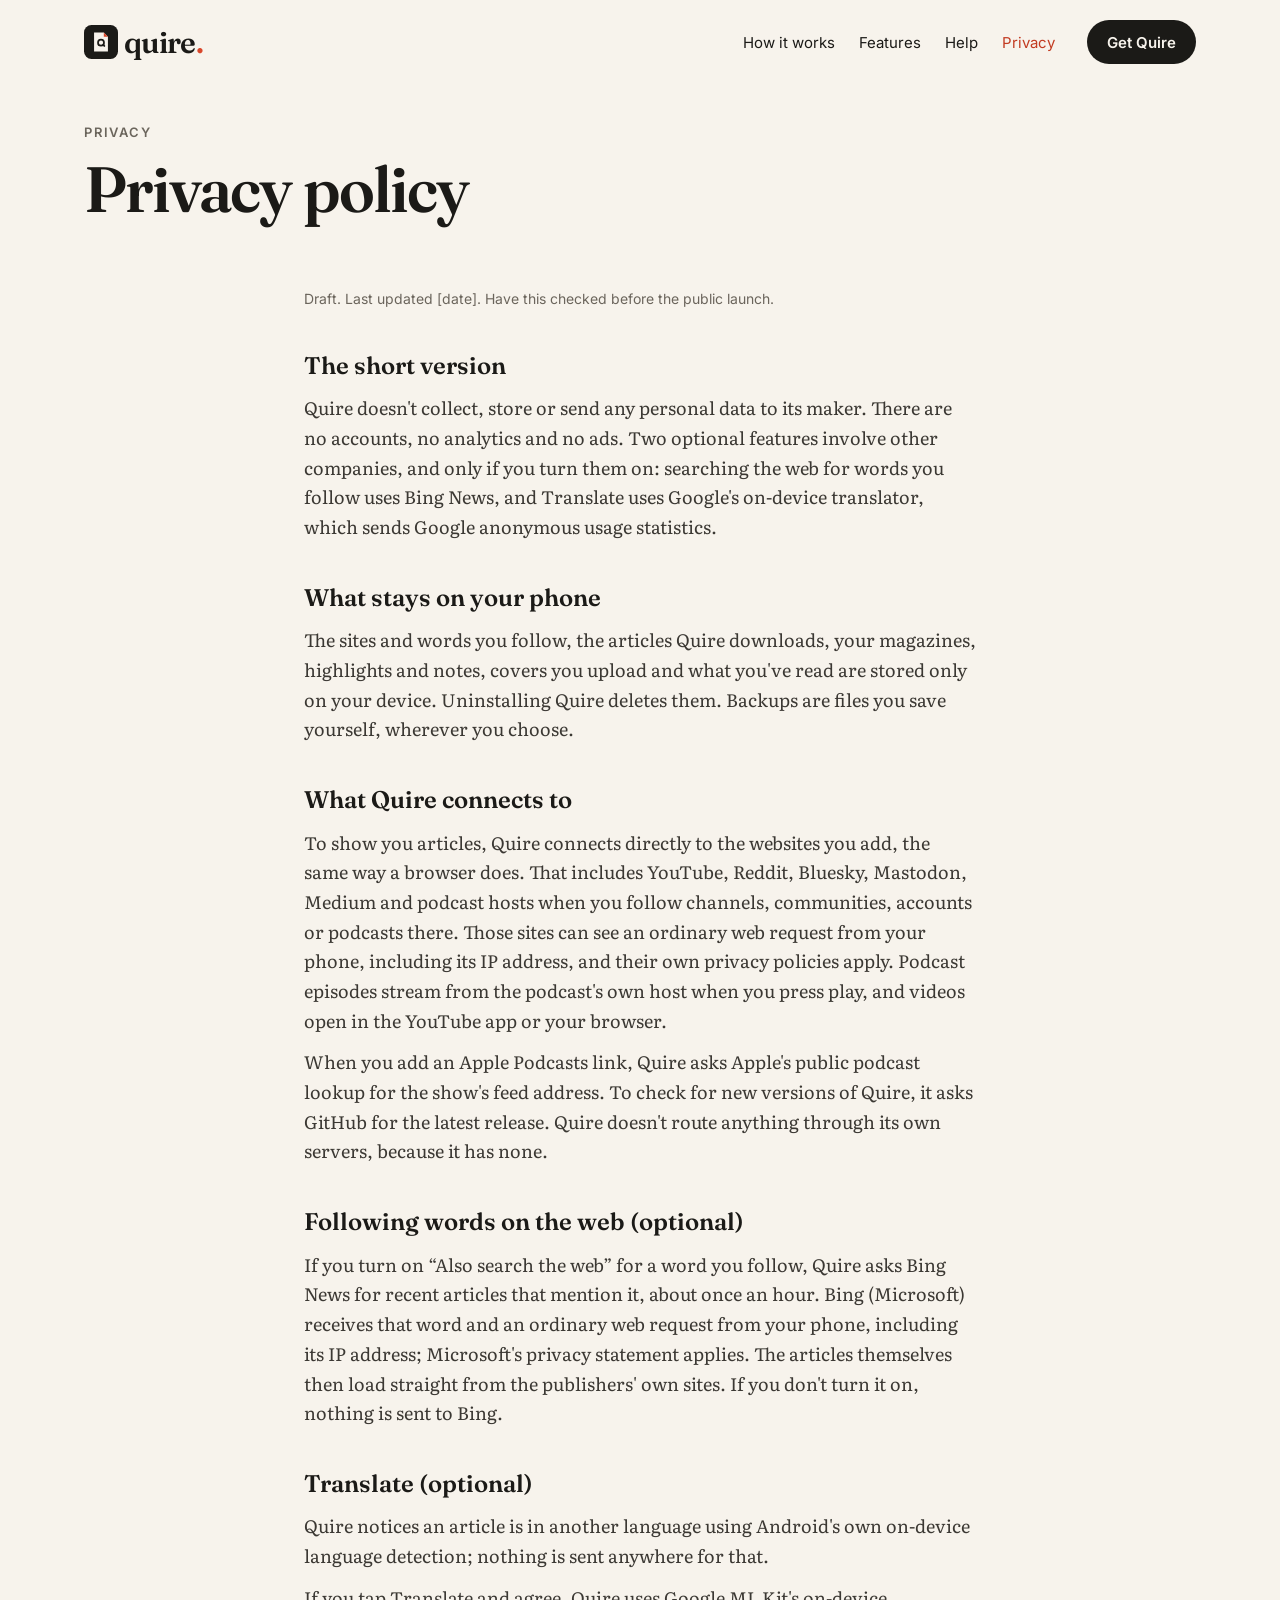
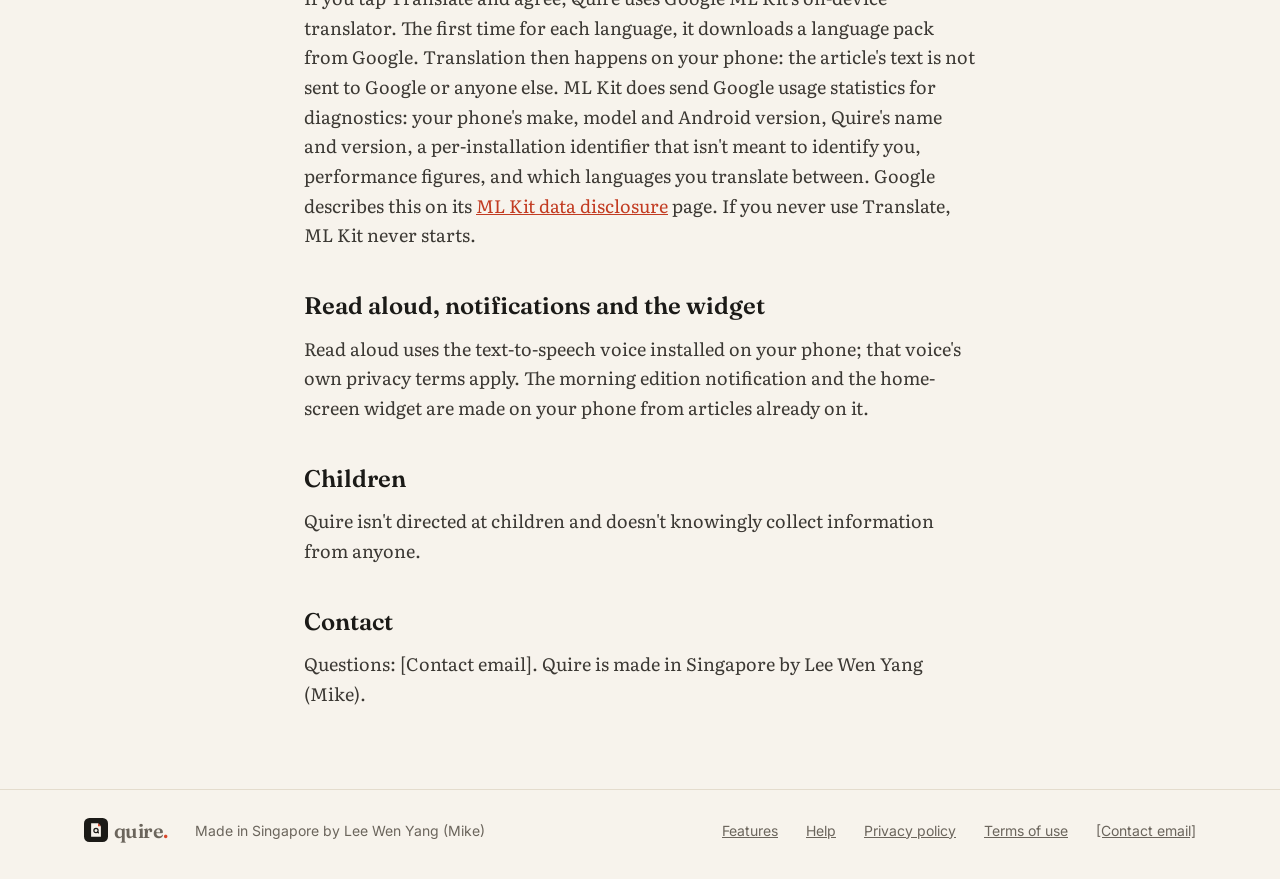
<file: privacy.html>
<!doctype html>
<html lang="en">
<head>
<meta charset="utf-8">
<meta name="viewport" content="width=device-width, initial-scale=1">
<title>Privacy policy — Quire</title>
<meta name="description" content="Quire doesn't collect, store or send any personal data.">
<meta name="theme-color" content="#F7F3EC">
<link rel="icon" href="favicon.svg" type="image/svg+xml">
<link rel="preconnect" href="https://fonts.googleapis.com">
<link rel="preconnect" href="https://fonts.gstatic.com" crossorigin>
<link rel="stylesheet" href="https://fonts.googleapis.com/css2?family=Fraunces:opsz,wght@9..144,600&family=Literata:ital,opsz,wght@0,7..72,400;1,7..72,400&family=Inter:wght@400;500;600&display=swap">
<link rel="stylesheet" href="style.css">
</head>
<body>

<header class="wrap top">
  <a class="logo" href="./"><svg aria-hidden="true" width="34" height="34" viewBox="0 0 108 108"><rect width="108" height="108" rx="24" fill="#1B1A17"/><path d="M32 24 H63 L76 37 V84 H32 Z" fill="#F7F3EC"/><path d="M63 24 V37 H76 Z" fill="#D9472B"/><circle cx="54" cy="56" r="9.5" fill="none" stroke="#1B1A17" stroke-width="5.5"/><path d="M60.9 62.9 L64.5 66.5" stroke="#1B1A17" stroke-width="6" stroke-linecap="round"/></svg><span>quire<span class="dot">.</span></span></a>
  <nav aria-label="Main">
    <a href="./#how">How it works</a>
    <a href="features.html">Features</a>
    <a href="help.html">Help</a>
    <a href="privacy.html" aria-current="page">Privacy</a>
  </nav>
  <a class="btn btn-sm btn-ink get" href="./#get">Get Quire</a>
  <button class="menu-btn" type="button" aria-label="Menu" aria-expanded="false" aria-controls="drawer"><svg aria-hidden="true" width="24" height="24" viewBox="0 0 24 24" fill="none" stroke="currentColor" stroke-width="2" stroke-linecap="round"><path d="M4 7h16M4 12h16M4 17h16"/></svg></button>
</header>
<div class="scrim"></div>
<aside class="drawer" id="drawer" aria-label="Menu">
  <div class="drawer-head">
    <a class="logo" href="./"><svg aria-hidden="true" width="28" height="28" viewBox="0 0 108 108"><rect width="108" height="108" rx="24" fill="#1B1A17"/><path d="M32 24 H63 L76 37 V84 H32 Z" fill="#F7F3EC"/><path d="M63 24 V37 H76 Z" fill="#D9472B"/><circle cx="54" cy="56" r="9.5" fill="none" stroke="#1B1A17" stroke-width="5.5"/><path d="M60.9 62.9 L64.5 66.5" stroke="#1B1A17" stroke-width="6" stroke-linecap="round"/></svg><span>quire<span class="dot">.</span></span></a>
    <button type="button" aria-label="Close menu"><svg aria-hidden="true" width="24" height="24" viewBox="0 0 24 24" fill="none" stroke="currentColor" stroke-width="2" stroke-linecap="round"><path d="M6 6l12 12M18 6L6 18"/></svg></button>
  </div>
  <nav aria-label="Menu">
    <a href="./#how">How it works</a>
    <a href="features.html">Features</a>
    <a href="help.html">Help</a>
    <a href="privacy.html" aria-current="page">Privacy</a>
  </nav>
  <a class="btn btn-accent" href="https://github.com/aadvark/Quire-site/releases/latest/download/quire.apk">Download the APK</a>
  <span class="small">Free for Android 8+</span>
</aside>

<main>
  <section class="wrap page-hero">
    <span class="kicker">PRIVACY</span>
    <h1>Privacy policy</h1>
  </section>
  <article class="wrap prose">
  <p class="note">Draft. Last updated [date]. Have this checked before the public launch.</p>

  <h2>The short version</h2>
  <p>Quire doesn't collect, store or send any personal data to its maker. There are no accounts, no analytics and no ads. Two optional features involve other companies, and only if you turn them on: searching the web for words you follow uses Bing News, and Translate uses Google's on-device translator, which sends Google anonymous usage statistics.</p>

  <h2>What stays on your phone</h2>
  <p>The sites and words you follow, the articles Quire downloads, your magazines, highlights and notes, covers you upload and what you've read are stored only on your device. Uninstalling Quire deletes them. Backups are files you save yourself, wherever you choose.</p>

  <h2>What Quire connects to</h2>
  <p>To show you articles, Quire connects directly to the websites you add, the same way a browser does. That includes YouTube, Reddit, Bluesky, Mastodon, Medium and podcast hosts when you follow channels, communities, accounts or podcasts there. Those sites can see an ordinary web request from your phone, including its IP address, and their own privacy policies apply. Podcast episodes stream from the podcast's own host when you press play, and videos open in the YouTube app or your browser.</p>
  <p>When you add an Apple Podcasts link, Quire asks Apple's public podcast lookup for the show's feed address. To check for new versions of Quire, it asks GitHub for the latest release. Quire doesn't route anything through its own servers, because it has none.</p>

  <h2>Following words on the web (optional)</h2>
  <p>If you turn on “Also search the web” for a word you follow, Quire asks Bing News for recent articles that mention it, about once an hour. Bing (Microsoft) receives that word and an ordinary web request from your phone, including its IP address; Microsoft's privacy statement applies. The articles themselves then load straight from the publishers' own sites. If you don't turn it on, nothing is sent to Bing.</p>

  <h2>Translate (optional)</h2>
  <p>Quire notices an article is in another language using Android's own on-device language detection; nothing is sent anywhere for that.</p>
  <p>If you tap Translate and agree, Quire uses Google ML Kit's on-device translator. The first time for each language, it downloads a language pack from Google. Translation then happens on your phone: the article's text is not sent to Google or anyone else. ML Kit does send Google usage statistics for diagnostics: your phone's make, model and Android version, Quire's name and version, a per-installation identifier that isn't meant to identify you, performance figures, and which languages you translate between. Google describes this on its <a href="https://developers.google.com/ml-kit/android-data-disclosure">ML Kit data disclosure</a> page. If you never use Translate, ML Kit never starts.</p>

  <h2>Read aloud, notifications and the widget</h2>
  <p>Read aloud uses the text-to-speech voice installed on your phone; that voice's own privacy terms apply. The morning edition notification and the home-screen widget are made on your phone from articles already on it.</p>

  <h2>Children</h2>
  <p>Quire isn't directed at children and doesn't knowingly collect information from anyone.</p>

  <h2>Contact</h2>
  <p>Questions: [Contact email]. Quire is made in Singapore by Lee Wen Yang (Mike).</p>
  </article>
</main>

<footer>
  <div class="wrap foot">
    <span class="logo"><svg aria-hidden="true" width="24" height="24" viewBox="0 0 108 108"><rect width="108" height="108" rx="24" fill="#1B1A17"/><path d="M32 24 H63 L76 37 V84 H32 Z" fill="#F7F3EC"/><path d="M63 24 V37 H76 Z" fill="#D9472B"/><circle cx="54" cy="56" r="9.5" fill="none" stroke="#1B1A17" stroke-width="5.5"/><path d="M60.9 62.9 L64.5 66.5" stroke="#1B1A17" stroke-width="6" stroke-linecap="round"/></svg><span>quire<span class="dot">.</span></span></span>
    <span class="by">Made in Singapore by Lee Wen Yang (Mike)</span>
    <a href="features.html">Features</a>
    <a href="help.html">Help</a>
    <a href="privacy.html">Privacy policy</a>
    <a href="#">Terms of use</a>
    <a href="#">[Contact email]</a>
  </div>
</footer>
<script src="site.js"></script>

</body>
</html>
</file>
<file: style.css>
:root {
    --paper: #F7F3EC; --ink: #1B1A17; --muted: #6B655C; --body: #3B3833;
    --rule: #E4DCCD; --sepia: #F1E7D0; --card: #FFFFFF;
    --accent: #C23B21; --teal: #34504F; --moss: #5B6E5A; --clay: #8A6A4F;
    --display: "Fraunces", Georgia, serif; --serif: "Literata", Georgia, serif;
    --sans: "Inter", system-ui, sans-serif;
  }
  * { box-sizing: border-box; }
  body { margin: 0; background: var(--paper); color: var(--ink); font-family: var(--sans); -webkit-font-smoothing: antialiased; }
  a { color: var(--ink); }
  a:hover { color: var(--accent); }
  a:focus-visible { outline: 3px solid var(--accent); outline-offset: 3px; border-radius: 4px; }
  h1, h2, h3 { font-family: var(--display); font-weight: 600; margin: 0; }
  p { margin: 0; }
  .wrap { max-width: 1160px; margin: 0 auto; padding: 0 24px; }
  .sr-only { position: absolute; width: 1px; height: 1px; overflow: hidden; clip: rect(0 0 0 0); }

  /* Header */
  .top { display: flex; flex-wrap: wrap; align-items: center; gap: 8px 32px; padding-top: 20px; padding-bottom: 20px; }
  .logo { display: inline-flex; align-items: center; gap: 6px; font-family: var(--display); font-weight: 600; font-size: 30px; letter-spacing: -0.03em; text-decoration: none; flex-grow: 1; }
  .dot { color: #D9472B; }
  .top nav { display: flex; flex-wrap: wrap; gap: 0 24px; font-size: 15px; }
  .top nav a { text-decoration: none; padding: 12px 0; }

  /* Buttons */
  .btn { display: inline-flex; align-items: center; gap: 10px; height: 56px; padding: 0 26px; border-radius: 28px; font-weight: 600; font-size: 16px; text-decoration: none; }
  .btn-sm { height: 44px; padding: 0 20px; font-size: 15px; }
  .btn-ink { background: var(--ink); color: var(--paper); }
  .btn-ink:hover { color: var(--paper); background: #000; }
  .btn-accent { background: var(--accent); color: #fff; }
  .btn-accent:hover { color: #fff; background: #A93219; }
  .btn-line { border: 1.5px solid var(--ink); }
  .btns { display: flex; flex-wrap: wrap; gap: 12px; }

  /* Hero */
  .hero { display: flex; flex-wrap: wrap; align-items: center; gap: 56px; padding-top: 48px; padding-bottom: 72px; }
  .hero-text { flex: 1 1 440px; display: flex; flex-direction: column; gap: 24px; }
  .kicker { font-size: 13px; font-weight: 600; letter-spacing: 0.14em; color: var(--muted); }
  .hero h1 { font-size: clamp(44px, 7vw, 76px); line-height: 1.02; letter-spacing: -0.03em; }
  .lede { font-family: var(--serif); font-size: 20px; line-height: 1.55; color: var(--body); max-width: 32em; }
  .small { font-size: 14px; color: var(--muted); }

  /* Phones */
  .phones { flex: 1 1 380px; display: flex; justify-content: center; align-items: flex-end; min-height: 560px; }
  .phone { box-sizing: border-box; border: 8px solid var(--ink); background: var(--paper); display: flex; flex-direction: column; gap: 10px; }
  .phone-back { width: 230px; height: 470px; border-radius: 34px; padding: 18px 14px; margin-right: -40px; margin-bottom: 30px; transform: rotate(-4deg); }
  .phone-front { width: 260px; height: 530px; border-radius: 38px; border-width: 9px; padding: 22px 16px; position: relative; box-shadow: 0 24px 48px rgba(27,26,23,0.18); }
  .p-logo { font-family: var(--display); font-weight: 600; font-size: 20px; }
  .p-cover { height: 120px; border-radius: 12px; background: var(--teal); padding: 10px; display: flex; align-items: flex-end; color: #fff; font-family: var(--display); font-weight: 600; font-size: 14px; line-height: 1.1; }
  .p-label { font-family: var(--display); font-weight: 600; font-size: 13px; }
  .p-mags { display: grid; grid-template-columns: repeat(3, minmax(0,1fr)); gap: 6px; }
  .p-mags span { height: 76px; border-radius: 4px; }
  .p-row { height: 30px; border-radius: 8px; background: var(--card); border: 1px solid var(--rule); }
  .p-hero { height: 170px; border-radius: 4px; background: var(--teal); }
  .p-kick { font-size: 9px; font-weight: 600; letter-spacing: 0.12em; color: var(--muted); }
  .p-title { font-family: var(--display); font-weight: 600; font-size: 19px; line-height: 1.1; }
  .p-tiles { display: grid; grid-template-columns: repeat(2, minmax(0,1fr)); gap: 10px; margin-top: 6px; }
  .p-tile-img { height: 62px; border-radius: 4px; background: var(--moss); margin-bottom: 6px; }
  .p-tile-t { font-family: var(--display); font-weight: 600; font-size: 11px; line-height: 1.2; }
  .p-quote { border-radius: 4px; background: var(--sepia); padding: 8px; font-family: var(--serif); font-style: italic; font-size: 11px; line-height: 1.3; }
  .p-dots { margin-top: auto; display: flex; justify-content: center; gap: 4px; }
  .p-dots span { width: 5px; height: 5px; border-radius: 3px; background: #CFC6B5; }
  .p-dots span.on { width: 14px; background: var(--ink); }

  /* Sections */
  .band { background: var(--card); border-top: 1px solid var(--rule); border-bottom: 1px solid var(--rule); }
  .section { padding-top: 76px; padding-bottom: 76px; display: flex; flex-direction: column; gap: 40px; }
  .section h2 { font-size: clamp(32px, 4vw, 44px); letter-spacing: -0.02em; }
  .steps, .cards { display: flex; flex-wrap: wrap; gap: 32px; }
  .step { flex: 1 1 260px; display: flex; flex-direction: column; gap: 12px; }
  .step .n { font-family: var(--display); font-weight: 600; font-size: 44px; color: var(--accent); line-height: 1; }
  .step h3, .card h3 { font-size: 22px; }
  .step p, .card p { font-size: 16px; line-height: 1.6; color: var(--body); }
  .cards { gap: 20px; }
  .card { flex: 1 1 300px; padding: 28px; border-radius: 16px; background: var(--card); border: 1px solid var(--rule); display: flex; flex-direction: column; gap: 10px; }
  .grid { display: grid; grid-template-columns: repeat(auto-fill, minmax(260px, 1fr)); gap: 20px; }
  .grid.three { grid-template-columns: repeat(auto-fill, minmax(300px, 1fr)); }
  @media (min-width: 1000px) { .grid.three { grid-template-columns: repeat(3, 1fr); } }
  .grid .card { padding: 24px; }
  .grid .card h3 { font-size: 20px; }
  .grid .card p { font-size: 15px; }
  .group { display: flex; flex-direction: column; gap: 18px; }
  .group-h { font-size: 13px; font-weight: 600; letter-spacing: 0.14em; color: var(--muted); }
  .stats { display: flex; flex-wrap: wrap; gap: 12px 36px; }
  .stat b { display: block; font-family: var(--display); font-weight: 600; font-size: 34px; line-height: 1; color: var(--ink); }
  .stat span { font-size: 14px; color: var(--muted); }
  .p-head { display: flex; align-items: center; gap: 5px; }
  .p-chips { display: flex; gap: 4px; }
  .p-chips span { font-size: 8px; font-weight: 600; padding: 3px 7px; border-radius: 10px; border: 1px solid var(--rule); color: var(--muted); }
  .p-chips span.on { background: var(--ink); border-color: var(--ink); color: var(--paper); }
  .p-cover small { display: block; font-family: var(--sans); font-size: 7px; letter-spacing: 0.12em; opacity: 0.85; margin-bottom: 3px; }
  .p-cover-dots { display: flex; justify-content: center; gap: 3px; margin-top: -4px; }
  .p-cover-dots span { width: 4px; height: 4px; border-radius: 2px; background: #CFC6B5; }
  .p-cover-dots span.on { width: 10px; background: var(--ink); }
  .p-srcs { display: flex; gap: 6px; }
  .p-srcs span { width: 22px; height: 22px; border-radius: 11px; background: var(--rule); }
  .p-srcs span:first-child { border: 1.5px dashed #A79E8E; background: none; }

  .mags { display: flex; flex-wrap: wrap; align-items: center; gap: 40px; padding: 40px; border-radius: 20px; background: var(--sepia); }
  .mags-text { flex: 1 1 340px; display: flex; flex-direction: column; gap: 14px; }
  .mags-text h3 { font-size: clamp(28px, 3vw, 36px); letter-spacing: -0.01em; }
  .mags-text p { font-family: var(--serif); font-size: 18px; line-height: 1.6; color: var(--body); }
  .covers { flex: 1 1 340px; display: flex; gap: 14px; justify-content: center; align-items: flex-end; }
  .cover { width: 120px; height: 160px; border-radius: 6px; padding: 12px; display: flex; flex-direction: column; justify-content: space-between; color: #fff; font-family: var(--display); font-weight: 600; }
  .cover small { font-size: 11px; }
  .cover b { font-size: 18px; line-height: 1.05; font-weight: 600; }
  .cover.mid { width: 136px; height: 182px; box-shadow: 0 14px 28px rgba(27,26,23,0.18); }
  .cover.mid b { font-size: 20px; }

  .dark { background: var(--ink); color: var(--paper); }
  .privacy { padding-top: 80px; padding-bottom: 80px; display: flex; flex-wrap: wrap; gap: 32px 64px; align-items: flex-start; }
  .privacy h2 { flex: 1 1 320px; font-size: clamp(32px, 4vw, 48px); line-height: 1.08; letter-spacing: -0.02em; }
  .privacy p { flex: 1 1 380px; font-family: var(--serif); font-size: 19px; line-height: 1.65; color: var(--rule); }

  .cta { padding-top: 80px; padding-bottom: 80px; display: flex; flex-direction: column; align-items: center; gap: 22px; text-align: center; }
  .cta h2 { font-size: clamp(32px, 4vw, 48px); letter-spacing: -0.02em; }
  .cta .btns { justify-content: center; }

  footer { border-top: 1px solid var(--rule); }
  .foot { padding-top: 28px; padding-bottom: 36px; display: flex; flex-wrap: wrap; gap: 12px 28px; align-items: center; font-size: 14px; color: var(--muted); }
  .foot .logo { font-size: 20px; flex-grow: 0; }
  .foot .by { flex-grow: 1; }
  .foot a { color: var(--muted); }

  @media (max-width: 640px) {
    .phones { min-height: 0; flex-basis: 100%; }
    .phone-back { display: none; }
    .mags { padding: 28px 20px; }
    .cover { width: 96px; height: 128px; } .cover.mid { width: 108px; height: 146px; }
    .cover b, .cover.mid b { font-size: 15px; }
  }

/* Navigation: links in the header on wide screens, a drawer from the right on phones */
.top nav a[aria-current="page"] { color: var(--accent); }
.menu-btn { display: none; width: 48px; height: 48px; margin-right: -12px; border: 0; background: none; color: var(--ink); border-radius: 24px; cursor: pointer; align-items: center; justify-content: center; }
.menu-btn:focus-visible, .drawer button:focus-visible { outline: 3px solid var(--accent); outline-offset: 2px; }
.scrim { position: fixed; inset: 0; background: rgba(27,26,23,0.4); opacity: 0; pointer-events: none; transition: opacity .25s ease; z-index: 20; }
.drawer { position: fixed; top: 0; right: 0; bottom: 0; width: min(320px, 86vw); background: var(--paper); box-shadow: -16px 0 40px rgba(27,26,23,0.18); transform: translateX(100%); transition: transform .3s cubic-bezier(.2,.8,.2,1); z-index: 21; display: flex; flex-direction: column; padding: 12px 24px 28px; overflow-y: auto; visibility: hidden; }
.drawer-head { display: flex; align-items: center; justify-content: space-between; height: 64px; }
.drawer-head .logo { font-size: 24px; flex-grow: 0; }
.drawer-head button { width: 48px; height: 48px; margin-right: -12px; border: 0; background: none; color: var(--ink); border-radius: 24px; cursor: pointer; display: flex; align-items: center; justify-content: center; }
.drawer nav { display: flex; flex-direction: column; margin: 12px 0 28px; }
.drawer nav a { font-family: var(--display); font-weight: 600; font-size: 26px; text-decoration: none; padding: 12px 0; border-bottom: 1px solid var(--rule); }
.drawer nav a[aria-current="page"] { color: var(--accent); }
.drawer .btn { justify-content: center; }
.drawer .small { margin-top: 12px; text-align: center; }
body.menu-open { overflow: hidden; }
body.menu-open .scrim { opacity: 1; pointer-events: auto; }
body.menu-open .drawer { transform: none; visibility: visible; }
@media (prefers-reduced-motion: reduce) { .drawer, .scrim { transition: none; } }
@media (max-width: 760px) {
  .top { flex-wrap: nowrap; padding-top: 8px; padding-bottom: 8px; }
  .top nav, .top .get { display: none; }
  .menu-btn { display: inline-flex; }
}
@media (min-width: 761px) { .drawer, .scrim { display: none; } }

.more { font-weight: 600; font-size: 16px; text-decoration: none; align-self: flex-start; padding: 10px 0; }
.more::after { content: " →"; }

/* Inner pages */
.page-hero { padding-top: 40px; padding-bottom: 48px; display: flex; flex-direction: column; gap: 16px; }
.page-hero h1 { font-size: clamp(40px, 6vw, 64px); line-height: 1.04; letter-spacing: -0.03em; }
.toc { position: sticky; top: 0; z-index: 5; background: var(--paper); border-bottom: 1px solid var(--rule); }
.toc .wrap { display: flex; gap: 8px; overflow-x: auto; padding-top: 10px; padding-bottom: 10px; scrollbar-width: none; }
.toc .wrap::-webkit-scrollbar { display: none; }
.toc a { flex: none; font-size: 14px; font-weight: 500; text-decoration: none; padding: 8px 14px; border-radius: 18px; border: 1px solid var(--rule); background: var(--card); }
.toc a:hover { border-color: var(--ink); color: var(--ink); }

.feat { padding-top: 64px; padding-bottom: 64px; display: flex; flex-wrap: wrap; gap: 32px 64px; scroll-margin-top: 56px; }
.feat-intro { flex: 1 1 300px; display: flex; flex-direction: column; gap: 14px; }
.feat-intro .kicker { color: var(--accent); }
.feat-intro h2 { font-size: clamp(30px, 3.6vw, 40px); line-height: 1.1; letter-spacing: -0.02em; }
.feat-intro p { font-family: var(--serif); font-size: 18px; line-height: 1.6; color: var(--body); }
.points { flex: 1.4 1 420px; display: grid; grid-template-columns: repeat(auto-fill, minmax(240px, 1fr)); gap: 28px 32px; align-content: start; }
.point { display: flex; flex-direction: column; gap: 6px; padding-top: 16px; border-top: 2px solid var(--ink); }
.point h3 { font-size: 19px; }
.point p { font-size: 15px; line-height: 1.6; color: var(--body); }

.faq { padding-top: 8px; padding-bottom: 72px; display: flex; flex-direction: column; gap: 48px; max-width: 820px; }
.faq-group { display: flex; flex-direction: column; }
.faq-group h2 { font-size: 26px; margin-bottom: 8px; }
.faq details { border-bottom: 1px solid var(--rule); }
.faq summary { list-style: none; cursor: pointer; display: flex; justify-content: space-between; align-items: center; gap: 16px; padding: 18px 0; font-weight: 600; font-size: 17px; }
.faq summary::-webkit-details-marker { display: none; }
.faq summary::after { content: "+"; font-family: var(--display); font-size: 26px; line-height: 1; color: var(--muted); transition: transform .2s; }
.faq details[open] summary::after { transform: rotate(45deg); }
.faq summary:focus-visible { outline: 3px solid var(--accent); outline-offset: 2px; border-radius: 4px; }
.faq .a { padding: 0 0 20px; font-family: var(--serif); font-size: 17px; line-height: 1.65; color: var(--body); display: flex; flex-direction: column; gap: 10px; }
.faq .a ol { margin: 0; padding-left: 22px; }

.prose { max-width: 40em; padding-top: 16px; padding-bottom: 80px; font-family: var(--serif); font-size: 18px; line-height: 1.65; color: var(--body); }
.prose h2 { font-size: 24px; color: var(--ink); margin: 36px 0 8px; }
.prose p + p { margin-top: 12px; }
.prose a { color: var(--accent); }
.note { font-family: var(--sans); font-size: 14px; color: var(--muted); }
</file>
